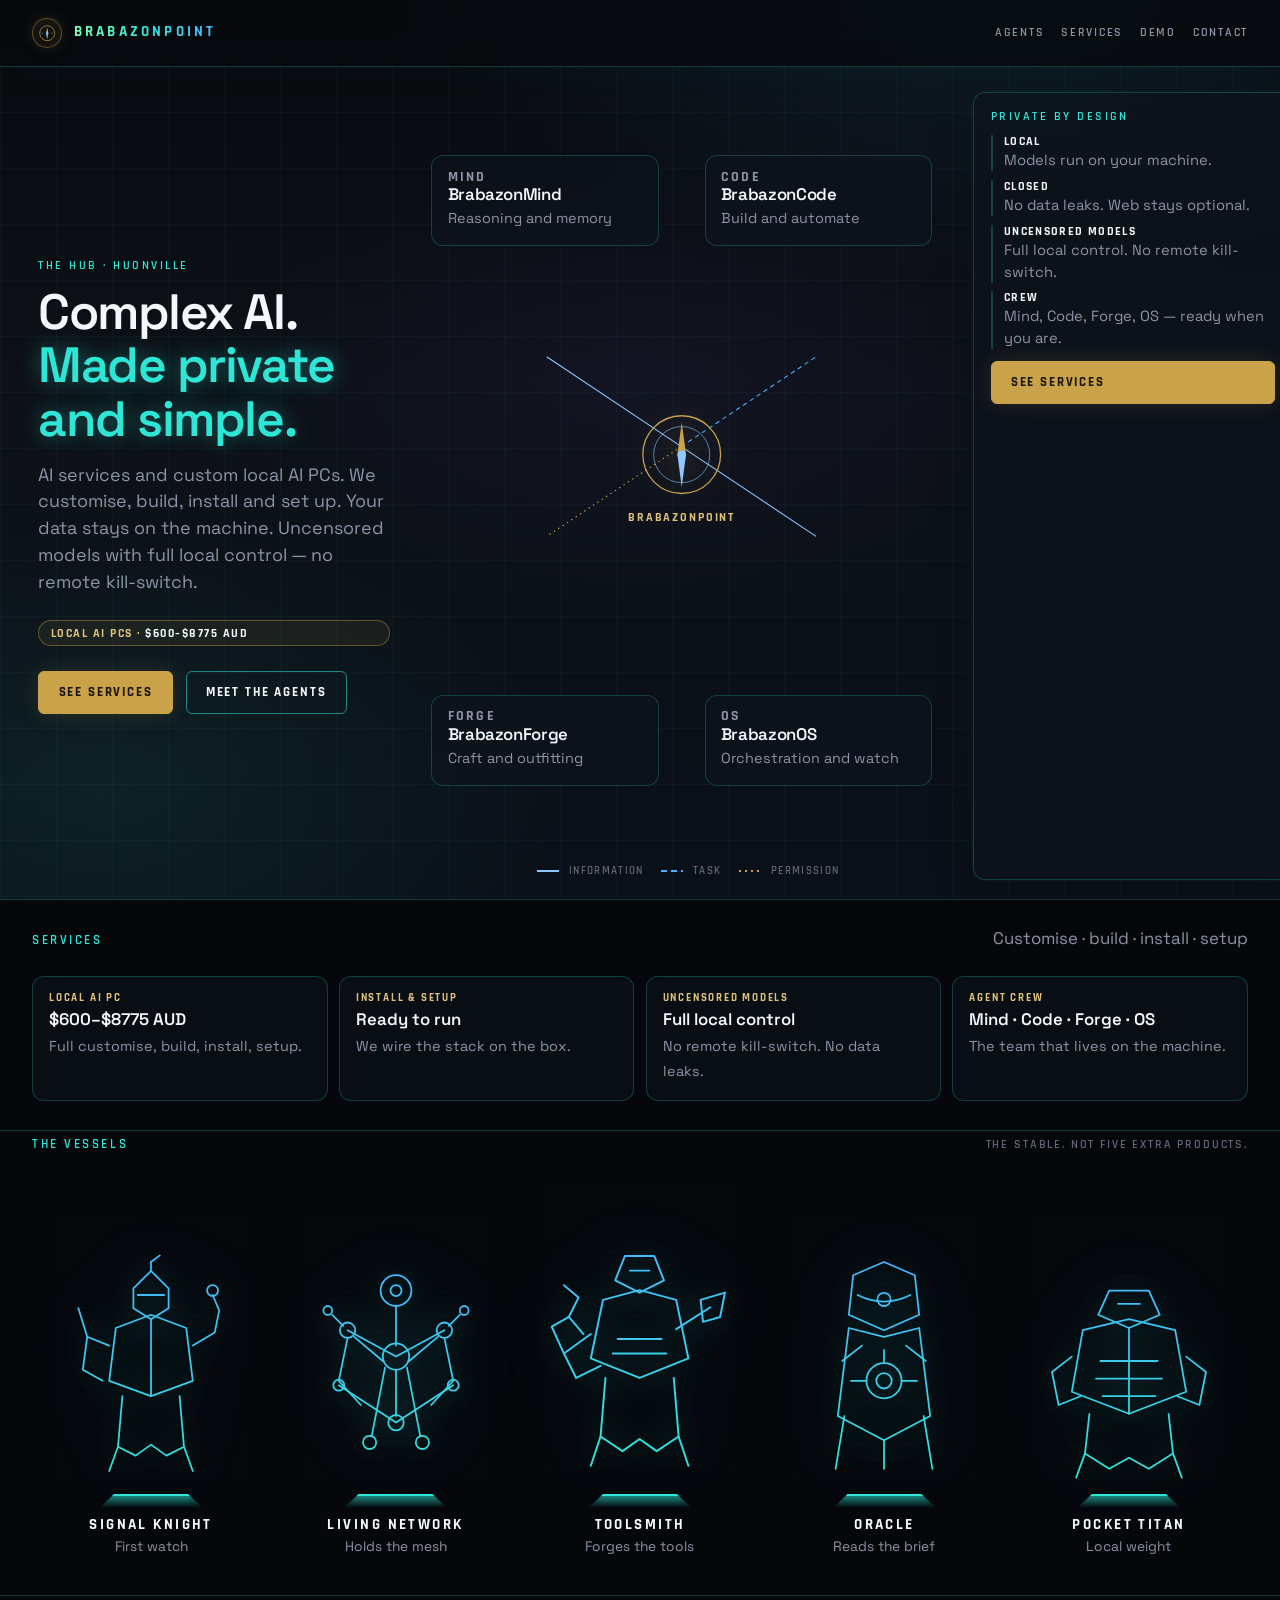
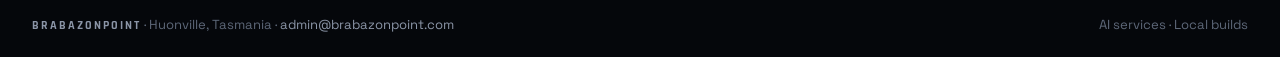
<file: index.html>
<!DOCTYPE html>
<html lang="en-AU" class="desk">
<head>
<meta charset="utf-8">
<meta name="viewport" content="width=1280">
<title>BrabazonPoint — Complex AI. Made private and simple.</title>
<meta name="description" content="AI services and custom local AI PCs from $600 to $8775 AUD. Private local AI. Uncensored models with full local control. BrabazonPoint, Huonville.">
<link rel="stylesheet" href="site.css">
</head>
<body class="desk home">
<header class="site-header">
  <div class="wrap wide">
    <a class="brand" href="index.html">
      <span class="mark" aria-hidden="true">        <svg class="compass" viewBox="0 0 32 32" fill="none" xmlns="http://www.w3.org/2000/svg">
          <circle cx="16" cy="16" r="13" stroke="#C9A24A" stroke-width="1.2"/>
          <path d="M16 5.5 L18.1 16 L16 14.3 L13.9 16 Z" fill="#C9A24A"/>
          <path d="M16 26.5 L13.9 16 L16 17.7 L18.1 16 Z" fill="#8EC8FF" opacity="0.9"/>
          <circle cx="16" cy="16" r="2" fill="#8EC8FF"/>
          <path d="M6 16 H9.5 M22.5 16 H26" stroke="#8EC8FF" stroke-width="1" opacity="0.7"/>
        </svg></span>
      <span class="wordmark">BRABAZONPOINT</span>
    </a>
    <nav class="nav" aria-label="Site">
      <a href="agents.html">Agents</a>
      <a href="pricing.html">Services</a>
      <a href="demo.html">Demo</a>
      <a href="contact.html">Contact</a>
    </nav>
  </div>
</header>
<main class="stage-main">
  <section class="constellation" aria-label="One point. An entire AI company.">
    <div class="const-copy">
      <p class="kicker">The hub · Huonville</p>
      <h1>Complex AI.<br><span class="glow">Made private and simple.</span></h1>
      <p class="lead">AI services and custom local AI PCs. We customise, build, install and set up. Your data stays on the machine. Uncensored models with full local control — no remote kill-switch.</p>
      <p class="price-pill">Local AI PCs · <strong>$600–$8775 AUD</strong></p>
      <div class="actions">
        <a class="btn" href="pricing.html">See services</a>
        <a class="btn btn-ghost" href="agents.html">Meet the agents</a>
      </div>
    </div>

    <div class="map" id="systems">
      <svg class="flows" viewBox="0 0 640 420" aria-hidden="true">
        <line x1="320" y1="210" x2="140" y2="90" stroke="#8EC8FF" stroke-width="1.4"/>
        <line x1="320" y1="210" x2="500" y2="90" stroke="#47B5FF" stroke-width="1.4" stroke-dasharray="6 5"/>
        <line x1="320" y1="210" x2="140" y2="330" stroke="#C9A24A" stroke-width="1.4" stroke-dasharray="2 5"/>
        <line x1="320" y1="210" x2="500" y2="330" stroke="#8EC8FF" stroke-width="1.4"/>
      </svg>
      <a class="sys-card tl" href="pricing.html#mind">
        <p class="sys-k">Mind</p>
        <h3>BrabazonMind</h3>
        <p>Reasoning and memory</p>
      </a>
      <a class="sys-card tr" href="pricing.html#code">
        <p class="sys-k">Code</p>
        <h3>BrabazonCode</h3>
        <p>Build and automate</p>
      </a>
      <div class="sys-core" aria-hidden="true">
        <svg class="node-mark" viewBox="0 0 80 80" fill="none" aria-hidden="true">
  <circle cx="40" cy="40" r="36" stroke="#C9A24A" stroke-width="1.2"/>
  <circle cx="40" cy="40" r="26" stroke="#8EC8FF" stroke-width="0.8" opacity="0.7"/>
  <path d="M40 10 L44 40 L40 36 L36 40 Z" fill="#C9A24A"/>
  <path d="M40 70 L36 40 L40 44 L44 40 Z" fill="#8EC8FF"/>
  <circle cx="40" cy="40" r="4" fill="#8EC8FF"/>
</svg>
        <span>BrabazonPoint</span>
      </div>
      <a class="sys-card bl" href="pricing.html#forge">
        <p class="sys-k">Forge</p>
        <h3>BrabazonForge</h3>
        <p>Craft and outfitting</p>
      </a>
      <a class="sys-card br" href="pricing.html#os">
        <p class="sys-k">OS</p>
        <h3>BrabazonOS</h3>
        <p>Orchestration and watch</p>
      </a>
      <p class="legend"><i class="solid"></i> Information <i class="dash"></i> Task <i class="dot"></i> Permission</p>
    </div>

    <aside class="channel glass" aria-label="Private local AI">
      <div class="mesh-head">
        <p class="kicker" style="margin:0">Private by design</p>
      </div>
      <ol class="feed">
        <li><strong>Local</strong> Models run on your machine.</li>
        <li><strong>Closed</strong> No data leaks. Web stays optional.</li>
        <li><strong>Uncensored models</strong> Full local control. No remote kill-switch.</li>
        <li><strong>Crew</strong> Mind, Code, Forge, OS — ready when you are.</li>
      </ol>
      <a class="btn" href="pricing.html">See services</a>
    </aside>
  </section>

  <section class="dock" aria-labelledby="svc-h">
    <div class="wrap wide">
      <div class="dock-head">
        <h2 id="svc-h">Services</h2>
        <p>Customise · build · install · setup</p>
      </div>
      <div class="dock-row">
        <a href="pricing.html#ai-pc">
          <span>Local AI PC</span>
          <strong>$600–$8775 AUD</strong>
          <em>Full customise, build, install, setup.</em>
        </a>
        <a href="pricing.html#install">
          <span>Install &amp; setup</span>
          <strong>Ready to run</strong>
          <em>We wire the stack on the box.</em>
        </a>
        <a href="pricing.html#models">
          <span>Uncensored models</span>
          <strong>Full local control</strong>
          <em>No remote kill-switch. No data leaks.</em>
        </a>
        <a href="agents.html">
          <span>Agent crew</span>
          <strong>Mind · Code · Forge · OS</strong>
          <em>The team that lives on the machine.</em>
        </a>
      </div>
    </div>
  </section>

  <section class="lineup" aria-labelledby="line-h">
    <div class="wrap wide">
      <div class="band-head">
        <h2 id="line-h">The vessels</h2>
        <span class="aside">The stable. Not five extra products.</span>
      </div>
      <div class="stable-row">
        <a class="stall s0" href="agents.html#knight">
        <div class="figure"><svg class="wire" viewBox="0 0 160 220" fill="none" xmlns="http://www.w3.org/2000/svg" aria-hidden="true">
  <defs>
    <linearGradient id="g-knight" x1="80" y1="6" x2="80" y2="214" gradientUnits="userSpaceOnUse">
      <stop stop-color="#47B5FF"/>
      <stop offset="1" stop-color="#2EE6D6"/>
    </linearGradient>
  </defs>
  <g stroke="url(#g-knight)" stroke-width="1.6" stroke-linecap="round" stroke-linejoin="round">
    
    <path d="M80 18 L96 34 L96 52 L80 62 L64 52 L64 34 Z"/>
    <path d="M68 40 H92"/>
    <path d="M80 18 V10"/>
    <path d="M80 10 L88 4"/>
    <path d="M48 70 L80 58 L112 70 L118 118 L80 132 L42 118 Z"/>
    <path d="M42 86 L22 78 L18 108 L36 118"/>
    <path d="M22 78 L14 52"/>
    <path d="M118 86 L138 74 L142 54 L136 40"/>
    <circle cx="136" cy="36" r="5"/>
    <path d="M54 132 L50 178 L66 186 L80 176 L94 186 L110 178 L106 132"/>
    <path d="M50 178 L42 200"/>
    <path d="M110 178 L118 200"/>
    <path d="M80 62 V132"/>

  </g>
</svg></div>
        <div class="pedestal" aria-hidden="true"></div>
        <p class="name">Signal Knight</p>
        <p class="job">First watch</p>
      </a><a class="stall s1" href="agents.html#network">
        <div class="figure"><svg class="wire" viewBox="0 0 160 220" fill="none" xmlns="http://www.w3.org/2000/svg" aria-hidden="true">
  <defs>
    <linearGradient id="g-net" x1="80" y1="6" x2="80" y2="214" gradientUnits="userSpaceOnUse">
      <stop stop-color="#47B5FF"/>
      <stop offset="1" stop-color="#2EE6D6"/>
    </linearGradient>
  </defs>
  <g stroke="url(#g-net)" stroke-width="1.6" stroke-linecap="round" stroke-linejoin="round">
    
    <circle cx="80" cy="36" r="14"/>
    <circle cx="80" cy="36" r="5"/>
    <path d="M80 50 L80 86"/>
    <circle cx="80" cy="96" r="12"/>
    <path d="M68 100 L42 78"/>
    <path d="M92 100 L118 78"/>
    <circle cx="36" cy="72" r="7"/>
    <circle cx="124" cy="72" r="7"/>
    <path d="M36 79 L28 118 L48 140"/>
    <path d="M124 79 L132 118 L112 140"/>
    <circle cx="28" cy="122" r="5"/>
    <circle cx="132" cy="122" r="5"/>
    <path d="M70 106 L58 168"/>
    <path d="M90 106 L102 168"/>
    <circle cx="56" cy="174" r="6"/>
    <circle cx="104" cy="174" r="6"/>
    <path d="M80 108 L80 150"/>
    <circle cx="80" cy="156" r="7"/>
    <path d="M36 72 L80 96 L124 72"/>
    <path d="M28 122 L80 156 L132 122"/>
    <circle cx="18" cy="54" r="4"/>
    <path d="M22 58 L32 68"/>
    <circle cx="142" cy="54" r="4"/>
    <path d="M138 58 L128 68"/>

  </g>
</svg></div>
        <div class="pedestal" aria-hidden="true"></div>
        <p class="name">Living Network</p>
        <p class="job">Holds the mesh</p>
      </a><a class="stall s2" href="agents.html#toolsmith">
        <div class="figure"><svg class="wire" viewBox="0 0 160 220" fill="none" xmlns="http://www.w3.org/2000/svg" aria-hidden="true">
  <defs>
    <linearGradient id="g-smith" x1="80" y1="6" x2="80" y2="214" gradientUnits="userSpaceOnUse">
      <stop stop-color="#47B5FF"/>
      <stop offset="1" stop-color="#2EE6D6"/>
    </linearGradient>
  </defs>
  <g stroke="url(#g-smith)" stroke-width="1.6" stroke-linecap="round" stroke-linejoin="round">
    
    <path d="M68 28 L92 28 L100 48 L80 58 L60 48 Z"/>
    <path d="M72 40 H88"/>
    <path d="M50 64 L80 56 L110 64 L120 112 L80 128 L40 112 Z"/>
    <path d="M40 92 L18 108 L28 128 L48 118"/>
    <path d="M18 108 L8 86 L22 78 L34 92"/>
    <path d="M22 78 L30 62 L18 52"/>
    <path d="M110 88 L138 70"/>
    <path d="M130 64 L150 58 L146 78 L132 82 Z"/>
    <path d="M52 128 L48 176 L66 188 L80 178 L94 188 L112 176 L108 128"/>
    <path d="M48 176 L40 200"/>
    <path d="M112 176 L120 200"/>
    <path d="M62 96 H98"/>
    <path d="M58 108 H102"/>

  </g>
</svg></div>
        <div class="pedestal" aria-hidden="true"></div>
        <p class="name">Toolsmith</p>
        <p class="job">Forges the tools</p>
      </a><a class="stall s3" href="agents.html#oracle">
        <div class="figure"><svg class="wire" viewBox="0 0 160 220" fill="none" xmlns="http://www.w3.org/2000/svg" aria-hidden="true">
  <defs>
    <linearGradient id="g-oracle" x1="80" y1="6" x2="80" y2="214" gradientUnits="userSpaceOnUse">
      <stop stop-color="#47B5FF"/>
      <stop offset="1" stop-color="#2EE6D6"/>
    </linearGradient>
  </defs>
  <g stroke="url(#g-oracle)" stroke-width="1.6" stroke-linecap="round" stroke-linejoin="round">
    
    <path d="M52 22 L80 10 L108 22 L112 58 L80 72 L48 58 Z"/>
    <path d="M56 40 Q80 52 104 40"/>
    <circle cx="80" cy="44" r="6"/>
    <path d="M48 70 L80 78 L112 70 L122 150 L80 172 L38 150 Z"/>
    <circle cx="80" cy="118" r="16"/>
    <circle cx="80" cy="118" r="7"/>
    <path d="M64 118 H50"/>
    <path d="M96 118 H110"/>
    <path d="M80 102 V90"/>
    <path d="M44 150 L36 198"/>
    <path d="M116 150 L124 198"/>
    <path d="M80 172 V198"/>
    <path d="M60 86 L42 100"/>
    <path d="M100 86 L118 100"/>

  </g>
</svg></div>
        <div class="pedestal" aria-hidden="true"></div>
        <p class="name">Oracle</p>
        <p class="job">Reads the brief</p>
      </a><a class="stall s4" href="agents.html#titan">
        <div class="figure"><svg class="wire" viewBox="0 0 160 220" fill="none" xmlns="http://www.w3.org/2000/svg" aria-hidden="true">
  <defs>
    <linearGradient id="g-titan" x1="80" y1="6" x2="80" y2="214" gradientUnits="userSpaceOnUse">
      <stop stop-color="#47B5FF"/>
      <stop offset="1" stop-color="#2EE6D6"/>
    </linearGradient>
  </defs>
  <g stroke="url(#g-titan)" stroke-width="1.6" stroke-linecap="round" stroke-linejoin="round">
    
    <path d="M62 36 L98 36 L108 58 L80 70 L52 58 Z"/>
    <path d="M70 48 H90"/>
    <path d="M38 72 L80 62 L122 72 L132 128 L80 148 L28 128 Z"/>
    <path d="M28 96 L10 110 L16 140 L36 132"/>
    <path d="M132 96 L150 110 L144 140 L124 132"/>
    <path d="M44 148 L40 184 L62 198 L80 188 L98 198 L120 184 L116 148"/>
    <path d="M40 184 L32 206"/>
    <path d="M120 184 L128 206"/>
    <path d="M80 70 V148"/>
    <path d="M54 100 H106"/>
    <path d="M50 116 H110"/>
    <path d="M56 132 H104"/>

  </g>
</svg></div>
        <div class="pedestal" aria-hidden="true"></div>
        <p class="name">Pocket Titan</p>
        <p class="job">Local weight</p>
      </a>
      </div>
    </div>
  </section>
</main>
<footer class="site-footer">
  <div class="wrap wide">
    <div><span class="wm">BRABAZONPOINT</span> · Huonville, Tasmania · <a href="mailto:admin@brabazonpoint.com">admin@brabazonpoint.com</a></div>
    <div>AI services · Local builds</div>
  </div>
</footer>
</body>
</html>
</file>
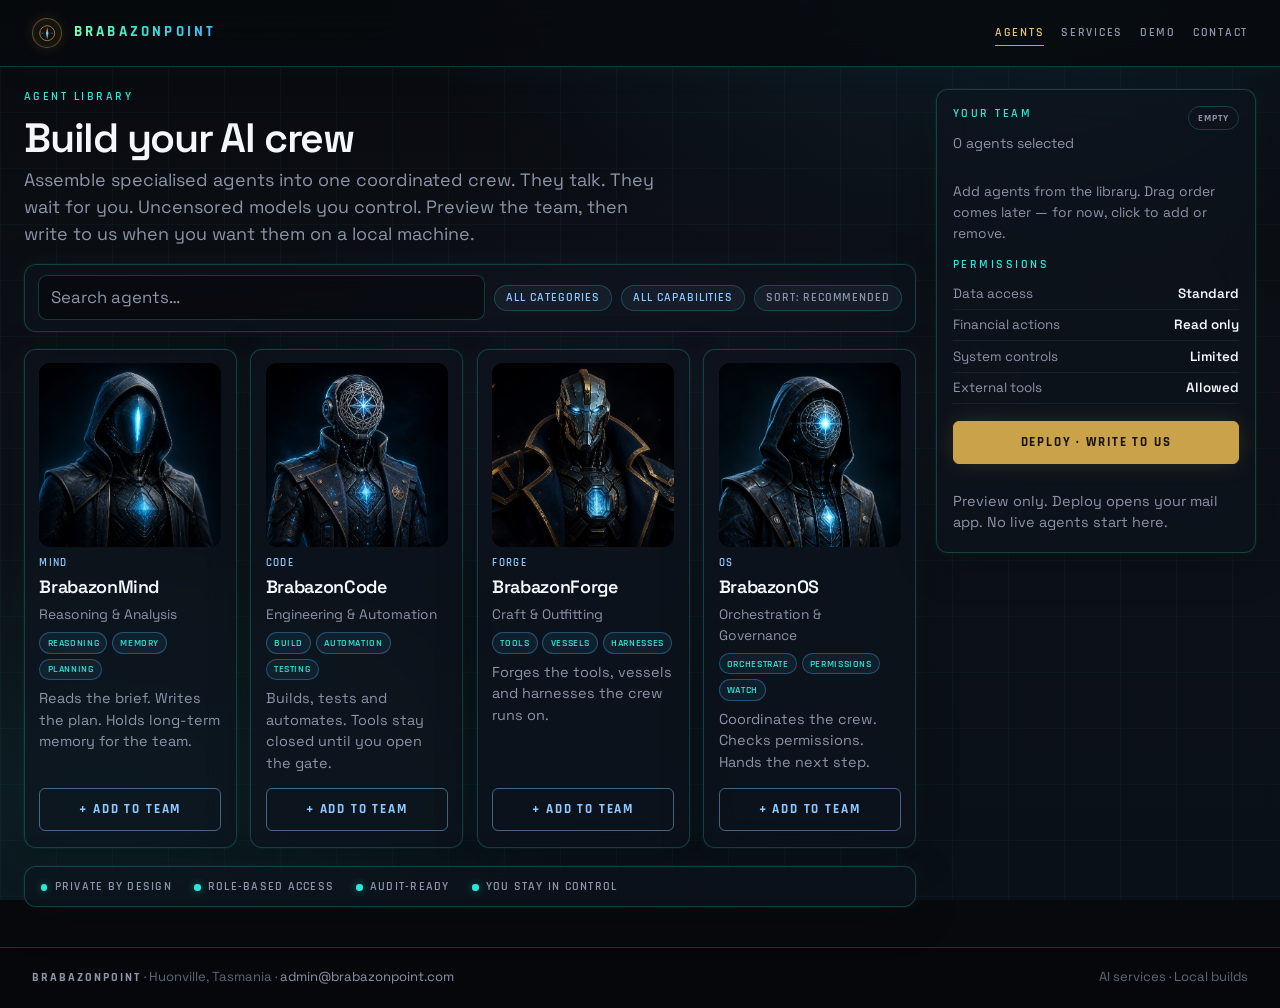
<file: agents.html>
<!DOCTYPE html>
<html lang="en-AU" class="desk">
<head>
<meta charset="utf-8">
<meta name="viewport" content="width=1280">
<title>Agent Library — BrabazonPoint</title>
<meta name="description" content="Build your AI crew. Mind, Code, Forge and OS. Uncensored models you control. Preview only. BrabazonPoint, Huonville.">
<link rel="stylesheet" href="site.css">
</head>
<body class="desk crew-page">
<header class="site-header">
  <div class="wrap wide">
    <a class="brand" href="index.html">
      <span class="mark" aria-hidden="true">
        <svg class="compass" viewBox="0 0 32 32" fill="none" xmlns="http://www.w3.org/2000/svg">
          <circle cx="16" cy="16" r="13" stroke="#C9A24A" stroke-width="1.2"/>
          <path d="M16 5.5 L18.1 16 L16 14.3 L13.9 16 Z" fill="#C9A24A"/>
          <path d="M16 26.5 L13.9 16 L16 17.7 L18.1 16 Z" fill="#8EC8FF" opacity="0.9"/>
          <circle cx="16" cy="16" r="2" fill="#8EC8FF"/>
          <path d="M6 16 H9.5 M22.5 16 H26" stroke="#8EC8FF" stroke-width="1" opacity="0.7"/>
        </svg>
      </span>
      <span class="wordmark">BRABAZONPOINT</span>
    </a>
    <nav class="nav" aria-label="Site">
      <a href="agents.html" aria-current="page">Agents</a>
      <a href="pricing.html">Services</a>
      <a href="demo.html">Demo</a>
      <a href="contact.html">Contact</a>
    </nav>
  </div>
</header>
<main class="crew">
  <section class="crew-main">
    <div class="crew-head">
      <p class="kicker">Agent library</p>
      <h1>Build your AI crew</h1>
      <p class="lead">Assemble specialised agents into one coordinated crew. They talk. They wait for you. Uncensored models you control. Preview the team, then write to us when you want them on a local machine.</p>
    </div>

    <div class="crew-toolbar glass" role="search">
      <label class="sr-only" for="q">Search agents</label>
      <input id="q" type="search" placeholder="Search agents…" autocomplete="off">
      <span class="chip">All categories</span>
      <span class="chip">All capabilities</span>
      <span class="chip muted">Sort: Recommended</span>
    </div>

    <div class="crew-grid" id="crew-grid">
      <article class="agent-card glass" data-id="mind" data-name="BrabazonMind" data-role="Reasoning &amp; Analysis" data-tags="reasoning memory planning">
        <div class="agent-art"><img src="img/agents/mind.png" alt="BrabazonMind" width="480" height="640" loading="lazy"></div>
        <p class="meta">Mind</p>
        <h3>BrabazonMind</h3>
        <p class="role">Reasoning &amp; Analysis</p>
        <div class="tags"><span>Reasoning</span><span>Memory</span><span>Planning</span></div>
        <p>Reads the brief. Writes the plan. Holds long-term memory for the team.</p>
        <button type="button" class="btn btn-add" data-add="mind">+ Add to Team</button>
      </article>
      <article class="agent-card glass" data-id="code" data-name="BrabazonCode" data-role="Engineering &amp; Automation" data-tags="code automation testing">
        <div class="agent-art"><img src="img/agents/code.png" alt="BrabazonCode" width="480" height="640" loading="lazy"></div>
        <p class="meta">Code</p>
        <h3>BrabazonCode</h3>
        <p class="role">Engineering &amp; Automation</p>
        <div class="tags"><span>Build</span><span>Automation</span><span>Testing</span></div>
        <p>Builds, tests and automates. Tools stay closed until you open the gate.</p>
        <button type="button" class="btn btn-add" data-add="code">+ Add to Team</button>
      </article>
      <article class="agent-card glass" data-id="forge" data-name="BrabazonForge" data-role="Craft &amp; Outfitting" data-tags="forge tools vessels harnesses">
        <div class="agent-art"><img src="img/agents/forge.png" alt="BrabazonForge" width="480" height="640" loading="lazy"></div>
        <p class="meta">Forge</p>
        <h3>BrabazonForge</h3>
        <p class="role">Craft &amp; Outfitting</p>
        <div class="tags"><span>Tools</span><span>Vessels</span><span>Harnesses</span></div>
        <p>Forges the tools, vessels and harnesses the crew runs on.</p>
        <button type="button" class="btn btn-add" data-add="forge">+ Add to Team</button>
      </article>
      <article class="agent-card glass" data-id="os" data-name="BrabazonOS" data-role="Orchestration &amp; Governance" data-tags="orchestration permissions monitoring">
        <div class="agent-art"><img src="img/agents/os.png" alt="BrabazonOS" width="480" height="640" loading="lazy"></div>
        <p class="meta">OS</p>
        <h3>BrabazonOS</h3>
        <p class="role">Orchestration &amp; Governance</p>
        <div class="tags"><span>Orchestrate</span><span>Permissions</span><span>Watch</span></div>
        <p>Coordinates the crew. Checks permissions. Hands the next step.</p>
        <button type="button" class="btn btn-add" data-add="os">+ Add to Team</button>
      </article>
    </div>

    <div class="trust-bar glass">
      <span>Private by design</span>
      <span>Role-based access</span>
      <span>Audit-ready</span>
      <span>You stay in control</span>
    </div>
  </section>

  <aside class="team-rail glass" aria-label="Your team">
    <header class="team-head">
      <div>
        <p class="kicker">Your Team</p>
        <p class="team-count"><span id="count">0</span> agents selected</p>
      </div>
      <span class="badge" id="ready">Empty</span>
    </header>
    <ol class="team-order" id="order"></ol>
    <p class="empty-hint" id="hint">Add agents from the library. Drag order comes later — for now, click to add or remove.</p>
    <div class="perm">
      <p class="kicker">Permissions</p>
      <ul>
        <li><span>Data access</span><strong>Standard</strong></li>
        <li><span>Financial actions</span><strong>Read only</strong></li>
        <li><span>System controls</span><strong>Limited</strong></li>
        <li><span>External tools</span><strong>Allowed</strong></li>
      </ul>
    </div>
    <a class="btn btn-deploy" id="deploy" href="mailto:admin@brabazonpoint.com?subject=Agent%20crew">Deploy · write to us</a>
    <p class="form-note">Preview only. Deploy opens your mail app. No live agents start here.</p>
  </aside>
</main>
<footer class="site-footer">
  <div class="wrap wide">
    <div><span class="wm">BRABAZONPOINT</span> · Huonville, Tasmania · <a href="mailto:admin@brabazonpoint.com">admin@brabazonpoint.com</a></div>
    <div>AI services · Local builds</div>
  </div>
</footer>
<script>
const team = [];
const order = document.getElementById("order");
const count = document.getElementById("count");
const ready = document.getElementById("ready");
const hint = document.getElementById("hint");
const q = document.getElementById("q");

function render() {
  order.innerHTML = "";
  team.forEach((a, i) => {
    const li = document.createElement("li");
    li.innerHTML = `<span class="n">${i+1}</span><div><strong>${a.name}</strong><p>${a.role}</p></div><button type="button" class="rm" data-rm="${a.id}" aria-label="Remove">×</button>`;
    order.appendChild(li);
  });
  count.textContent = String(team.length);
  ready.textContent = team.length ? "Ready to deploy" : "Empty";
  ready.classList.toggle("on", team.length > 0);
  hint.hidden = team.length > 0;
  document.querySelectorAll("[data-add]").forEach(btn => {
    const on = team.some(t => t.id === btn.dataset.add);
    btn.textContent = on ? "In team" : "+ Add to Team";
    btn.classList.toggle("in", on);
  });
}

document.getElementById("crew-grid").addEventListener("click", e => {
  const btn = e.target.closest("[data-add]");
  if (!btn) return;
  const card = btn.closest(".agent-card");
  const id = card.dataset.id;
  const i = team.findIndex(t => t.id === id);
  if (i >= 0) team.splice(i, 1);
  else team.push({ id, name: card.dataset.name, role: card.dataset.role });
  render();
});
order.addEventListener("click", e => {
  const b = e.target.closest("[data-rm]");
  if (!b) return;
  const i = team.findIndex(t => t.id === b.dataset.rm);
  if (i >= 0) team.splice(i, 1);
  render();
});
q.addEventListener("input", () => {
  const v = q.value.trim().toLowerCase();
  document.querySelectorAll(".agent-card").forEach(c => {
    const hay = (c.dataset.name + " " + c.dataset.role + " " + c.dataset.tags).toLowerCase();
    c.hidden = v && !hay.includes(v);
  });
});
render();
</script>
</body>
</html>
</file>
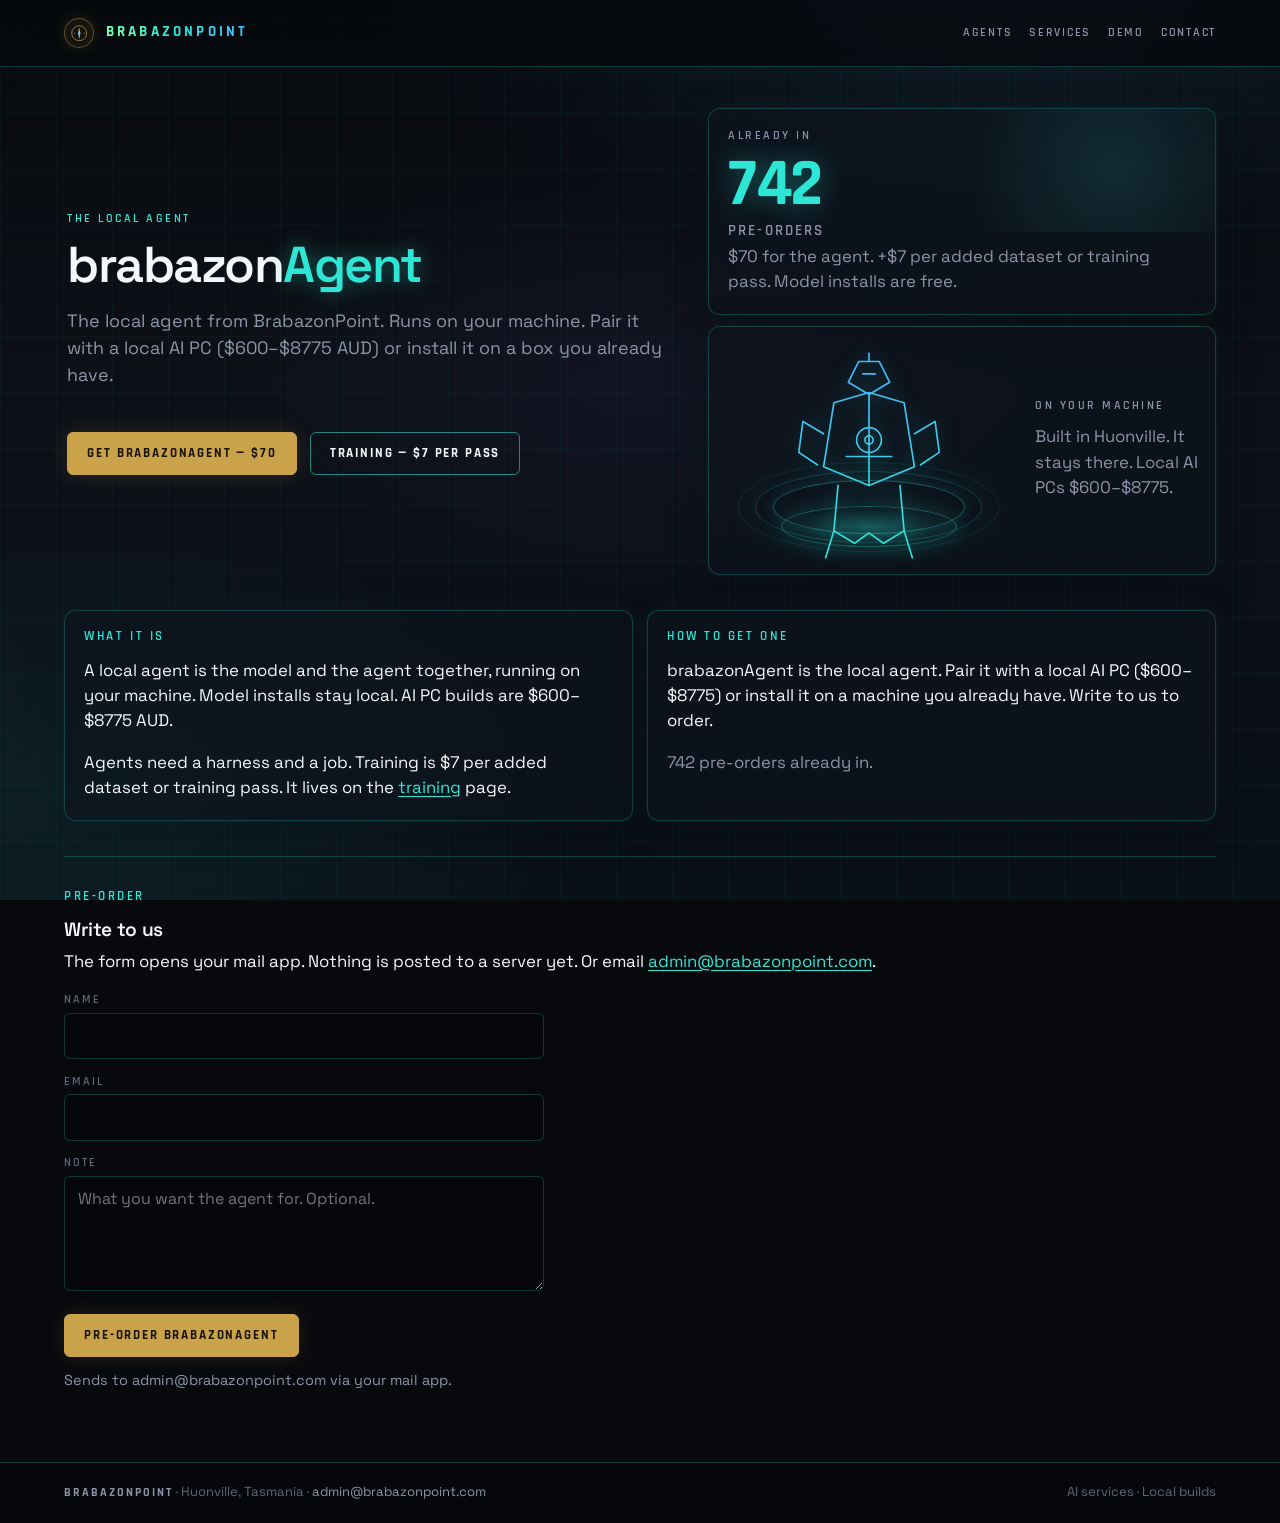
<file: brabazon-agent.html>
<!DOCTYPE html>
<html lang="en-AU">
<head>
<meta charset="utf-8">
<meta name="viewport" content="width=device-width, initial-scale=1">
<title>brabazonAgent — BrabazonPoint</title>
<meta name="description" content="brabazonAgent is the local agent from BrabazonPoint. $70 plus $7 training. Model installs are free. AI PC builds.">
<link rel="stylesheet" href="site.css">
</head>
<body>
<header class="site-header">
  <div class="wrap">
    <a class="brand" href="index.html">
      <span class="mark" aria-hidden="true">
        <svg class="compass" viewBox="0 0 32 32" fill="none" xmlns="http://www.w3.org/2000/svg">
          <circle cx="16" cy="16" r="13" stroke="#C9A24A" stroke-width="1.2"/>
          <path d="M16 5.5 L18.1 16 L16 14.3 L13.9 16 Z" fill="#C9A24A"/>
          <path d="M16 26.5 L13.9 16 L16 17.7 L18.1 16 Z" fill="#8EC8FF" opacity="0.9"/>
          <circle cx="16" cy="16" r="2" fill="#8EC8FF"/>
          <path d="M6 16 H9.5 M22.5 16 H26" stroke="#8EC8FF" stroke-width="1" opacity="0.7"/>
        </svg>
      </span>
      <span class="wordmark">BRABAZONPOINT</span>
    </a>
    <nav class="nav" aria-label="Site">
      <a href="agents.html">Agents</a>
      <a href="pricing.html">Services</a>
      <a href="demo.html">Demo</a>
      <a href="contact.html">Contact</a>
    </nav>
  </div>
</header>
<main>
<div class="wrap">
<div class="hero">
  <div class="hero-copy">
    <p class="kicker">The local agent</p>
    <h1>brabazon<span class="glow">Agent</span></h1>
    <p class="lead">The local agent from BrabazonPoint. Runs on your machine. Pair it with a local AI PC ($600–$8775 AUD) or install it on a box you already have.</p>
    <div class="actions">
      <a class="btn" href="#preorder">Get brabazonAgent — $70</a>
      <a class="btn btn-ghost" href="training.html">Training — $7 per pass</a>
    </div>
  </div>
  <div class="command">
    <aside class="stat glass">
      <p class="kicker">Already in</p>
      <p class="num">742<span>pre-orders</span></p>
      <p>$70 for the agent. +$7 per added dataset or training pass. Model installs are free.</p>
    </aside>
    <div class="core-stage glass" style="margin:0">
      <div class="core-art" style="height:13rem">
        <div class="iso" aria-hidden="true"></div>
        <div class="rings" aria-hidden="true"><span></span><span></span><span></span></div>
        <svg class="wire" viewBox="0 0 160 220" fill="none" xmlns="http://www.w3.org/2000/svg" aria-hidden="true">
  <defs>
    <linearGradient id="g-core" x1="80" y1="6" x2="80" y2="214" gradientUnits="userSpaceOnUse">
      <stop stop-color="#47B5FF"/>
      <stop offset="1" stop-color="#2EE6D6"/>
    </linearGradient>
  </defs>
  <g stroke="url(#g-core)" stroke-width="1.6" stroke-linecap="round" stroke-linejoin="round">
    
    <path d="M70 16 L90 16 L100 36 L80 48 L60 36 Z"/>
    <path d="M74 28 H86"/>
    <path d="M80 16 V8"/>
    <path d="M46 56 L80 46 L114 56 L124 118 L80 136 L36 118 Z"/>
    <path d="M80 48 V136"/>
    <circle cx="80" cy="92" r="12"/>
    <circle cx="80" cy="92" r="4"/>
    <path d="M36 86 L16 74 L12 104 L30 116"/>
    <path d="M124 86 L144 74 L148 104 L130 116"/>
    <path d="M50 136 L46 180 L66 192 L80 182 L94 192 L114 180 L110 136"/>
    <path d="M46 180 L38 206"/>
    <path d="M114 180 L122 206"/>
    <path d="M58 108 H102"/>

  </g>
</svg>
      </div>
      <div class="core-copy">
        <p class="kicker">On your machine</p>
        <p>Built in Huonville. It stays there. Local AI PCs $600–$8775.</p>
      </div>
    </div>
  </div>
</div>

<div class="split section">
  <section class="glass">
    <h2>What it is</h2>
    <p>A local agent is the model and the agent together, running on your machine. Model installs stay local. AI PC builds are $600–$8775 AUD.</p>
    <p>Agents need a harness and a job. Training is $7 per added dataset or training pass. It lives on the <a href="training.html">training</a> page.</p>
  </section>
  <section class="glass">
    <h2>How to get one</h2>
    <p>brabazonAgent is the local agent. Pair it with a local AI PC ($600–$8775) or install it on a machine you already have. Write to us to order.</p>
    <p class="note">742 pre-orders already in.</p>
  </section>
</div>

<hr class="rule">

<section id="preorder">
  <h2>Pre-order</h2>
  <h3>Write to us</h3>
  <p>The form opens your mail app. Nothing is posted to a server yet. Or email <a href="mailto:admin@brabazonpoint.com?subject=brabazonAgent%20pre-order">admin@brabazonpoint.com</a>.</p>
  <form action="mailto:admin@brabazonpoint.com?subject=brabazonAgent%20pre-order" method="post" enctype="text/plain">
    <div class="field">
      <label for="name">Name</label>
      <input id="name" name="Name" type="text" autocomplete="name" required>
    </div>
    <div class="field">
      <label for="email">Email</label>
      <input id="email" name="Email" type="email" autocomplete="email" required>
    </div>
    <div class="field">
      <label for="note">Note</label>
      <textarea id="note" name="Note" placeholder="What you want the agent for. Optional."></textarea>
    </div>
    <button type="submit">Pre-order brabazonAgent</button>
    <p class="form-note">Sends to admin@brabazonpoint.com via your mail app.</p>
  </form>
</section>
</div>
</main>
<footer class="site-footer">
  <div class="wrap">
    <div><span class="wm">BRABAZONPOINT</span> · Huonville, Tasmania · <a href="mailto:admin@brabazonpoint.com">admin@brabazonpoint.com</a></div>
    <div>AI services · Local builds</div>
  </div>
</footer>
</body>
</html>
</file>
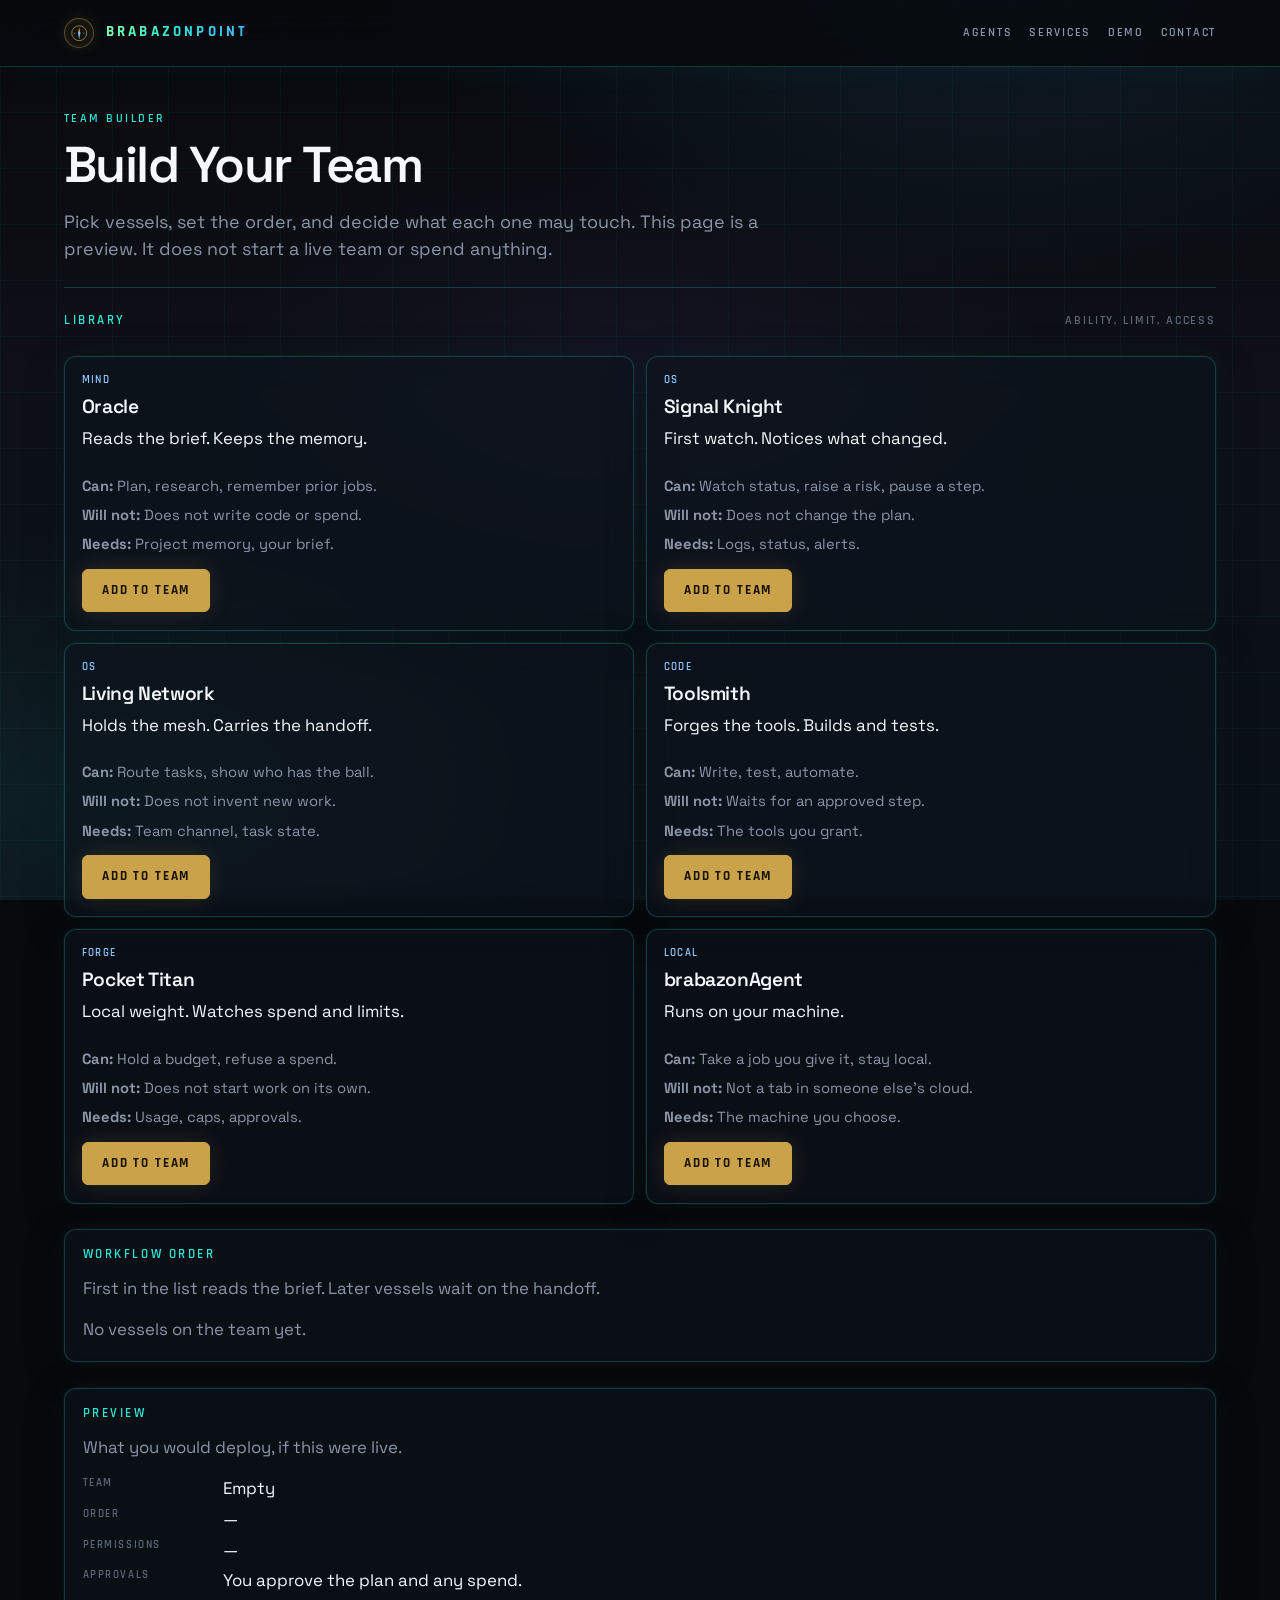
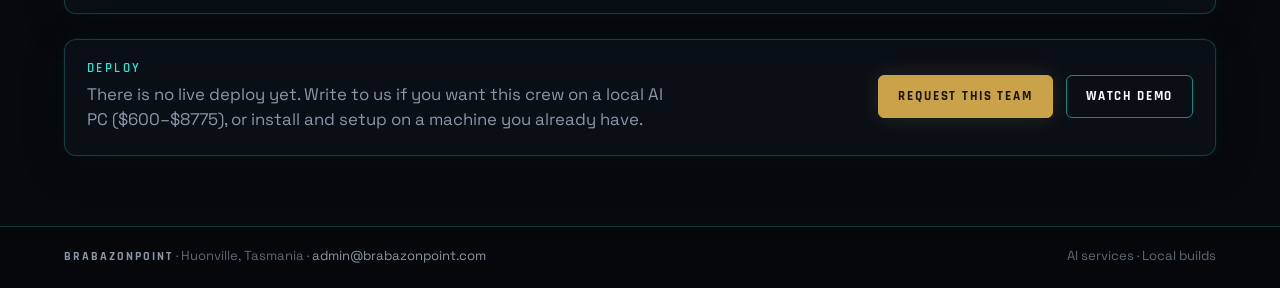
<file: build.html>
<!DOCTYPE html>
<html lang="en-AU">
<head>
<meta charset="utf-8">
<meta name="viewport" content="width=device-width, initial-scale=1">
<title>Build Your Team — BrabazonPoint</title>
<meta name="description" content="Browse BrabazonPoint agents, arrange a team, set permissions, and preview the result. This preview does not start a live team.">
<link rel="stylesheet" href="site.css">
</head>
<body>
<header class="site-header">
  <div class="wrap">
    <a class="brand" href="index.html">
      <span class="mark" aria-hidden="true">
        <svg class="compass" viewBox="0 0 32 32" fill="none" xmlns="http://www.w3.org/2000/svg">
          <circle cx="16" cy="16" r="13" stroke="#C9A24A" stroke-width="1.2"/>
          <path d="M16 5.5 L18.1 16 L16 14.3 L13.9 16 Z" fill="#C9A24A"/>
          <path d="M16 26.5 L13.9 16 L16 17.7 L18.1 16 Z" fill="#8EC8FF" opacity="0.9"/>
          <circle cx="16" cy="16" r="2" fill="#8EC8FF"/>
          <path d="M6 16 H9.5 M22.5 16 H26" stroke="#8EC8FF" stroke-width="1" opacity="0.7"/>
        </svg>
      </span>
      <span class="wordmark">BRABAZONPOINT</span>
    </a>
    <nav class="nav" aria-label="Site">
      <a href="agents.html">Agents</a>
      <a href="pricing.html">Services</a>
      <a href="demo.html">Demo</a>
      <a href="contact.html">Contact</a>
    </nav>
  </div>
</header>
<main>
<div class="wrap">
<div class="mast">
  <p class="kicker">Team builder</p>
  <h1>Build Your Team</h1>
  <p class="lead wide">Pick vessels, set the order, and decide what each one may touch. This page is a preview. It does not start a live team or spend anything.</p>
</div>

<div class="band-head">
  <h2>Library</h2>
  <span class="aside">Ability, limit, access</span>
</div>
<div class="library" id="library"></div>

<section class="team-board glass" aria-labelledby="team-h">
  <h2 id="team-h">Workflow order</h2>
  <p class="note">First in the list reads the brief. Later vessels wait on the handoff.</p>
  <ol id="team"></ol>
  <p class="empty-team" id="empty">No vessels on the team yet.</p>
</section>

<section class="preview glass" aria-labelledby="preview-h">
  <h2 id="preview-h">Preview</h2>
  <p class="note">What you would deploy, if this were live.</p>
  <dl id="preview">
    <dt>Team</dt><dd>Empty</dd>
    <dt>Order</dt><dd>—</dd>
    <dt>Approvals</dt><dd>You approve the plan and any spend.</dd>
  </dl>
</section>

<div class="cta-band glass">
  <div>
    <h2>Deploy</h2>
    <p>There is no live deploy yet. Write to us if you want this crew on a local AI PC ($600–$8775), or install and setup on a machine you already have.</p>
  </div>
  <div class="actions">
    <a class="btn" id="deploy" href="contact.html">Request this team</a>
    <a class="btn btn-ghost" href="demo.html">Watch Demo</a>
  </div>
</div>
</div>
</main>
<footer class="site-footer">
  <div class="wrap">
    <div><span class="wm">BRABAZONPOINT</span> · Huonville, Tasmania · <a href="mailto:admin@brabazonpoint.com">admin@brabazonpoint.com</a></div>
    <div>AI services · Local builds</div>
  </div>
</footer>
<script>
const AGENTS = [
  { id: "oracle", name: "Oracle", system: "Mind", job: "Reads the brief. Keeps the memory.", can: "Plan, research, remember prior jobs.", limit: "Does not write code or spend.", access: "Project memory, your brief." },
  { id: "knight", name: "Signal Knight", system: "OS", job: "First watch. Notices what changed.", can: "Watch status, raise a risk, pause a step.", limit: "Does not change the plan.", access: "Logs, status, alerts." },
  { id: "net", name: "Living Network", system: "OS", job: "Holds the mesh. Carries the handoff.", can: "Route tasks, show who has the ball.", limit: "Does not invent new work.", access: "Team channel, task state." },
  { id: "smith", name: "Toolsmith", system: "Code", job: "Forges the tools. Builds and tests.", can: "Write, test, automate.", limit: "Waits for an approved step.", access: "The tools you grant." },
  { id: "titan", name: "Pocket Titan", system: "Forge", job: "Local weight. Watches spend and limits.", can: "Hold a budget, refuse a spend.", limit: "Does not start work on its own.", access: "Usage, caps, approvals." },
  { id: "local", name: "brabazonAgent", system: "Local", job: "Runs on your machine.", can: "Take a job you give it, stay local.", limit: "Not a tab in someone else's cloud.", access: "The machine you choose." }
];
const PERMS = ["Files", "Network", "Spend", "Deploy"];
const team = [];

const library = document.getElementById("library");
const teamEl = document.getElementById("team");
const empty = document.getElementById("empty");
const preview = document.getElementById("preview");
const deploy = document.getElementById("deploy");

function inTeam(id) { return team.some(t => t.id === id); }

function renderLibrary() {
  library.innerHTML = AGENTS.map(a => `
    <article class="pick glass">
      <p class="meta">${a.system}</p>
      <h3>${a.name}</h3>
      <p>${a.job}</p>
      <p class="limits"><strong>Can:</strong> ${a.can}</p>
      <p class="limits"><strong>Will not:</strong> ${a.limit}</p>
      <p class="limits"><strong>Needs:</strong> ${a.access}</p>
      <div class="actions">
        <button type="button" class="btn" data-add="${a.id}" ${inTeam(a.id) ? "disabled" : ""}>${inTeam(a.id) ? "On the team" : "Add to team"}</button>
      </div>
    </article>`).join("");
}

function renderTeam() {
  empty.hidden = team.length > 0;
  teamEl.innerHTML = team.map((a, i) => `
    <li>
      <span class="ord">${String(i + 1).padStart(2, "0")}</span>
      <div>
        <p class="who" style="margin:0">${a.name} · ${a.system}</p>
        <div class="perms">
          ${PERMS.map(p => `<label><input type="checkbox" data-perm="${a.id}:${p}" ${a.perms.includes(p) ? "checked" : ""}> ${p}</label>`).join("")}
        </div>
      </div>
      <div class="actions" style="margin:0">
        <button type="button" class="btn btn-ghost" data-up="${i}" ${i === 0 ? "disabled" : ""}>Up</button>
        <button type="button" class="btn btn-ghost" data-down="${i}" ${i === team.length - 1 ? "disabled" : ""}>Down</button>
        <button type="button" class="btn btn-ghost" data-remove="${a.id}">Remove</button>
      </div>
    </li>`).join("");
  const names = team.map(a => a.name).join(" → ") || "Empty";
  const perms = team.length
    ? team.map(a => a.name + ": " + (a.perms.join(", ") || "none")).join(". ")
    : "—";
  preview.innerHTML = `
    <dt>Team</dt><dd>${names}</dd>
    <dt>Order</dt><dd>${team.length ? team.map((a, i) => (i + 1) + ". " + a.name).join(" · ") : "—"}</dd>
    <dt>Permissions</dt><dd>${perms}</dd>
    <dt>Approvals</dt><dd>You approve the plan and any spend.</dd>`;
  const q = encodeURIComponent("Team preview: " + names);
  deploy.href = "contact.html#write";
  deploy.dataset.team = names;
}

library.addEventListener("click", e => {
  const id = e.target.dataset.add;
  if (!id || inTeam(id)) return;
  const a = AGENTS.find(x => x.id === id);
  team.push({ ...a, perms: a.system === "Forge" ? ["Spend"] : a.system === "Code" ? ["Files"] : [] });
  renderLibrary();
  renderTeam();
});

teamEl.addEventListener("click", e => {
  const t = e.target;
  if (t.dataset.remove) {
    const i = team.findIndex(a => a.id === t.dataset.remove);
    if (i >= 0) team.splice(i, 1);
  }
  if (t.dataset.up) {
    const i = Number(t.dataset.up);
    if (i > 0) [team[i - 1], team[i]] = [team[i], team[i - 1]];
  }
  if (t.dataset.down) {
    const i = Number(t.dataset.down);
    if (i < team.length - 1) [team[i + 1], team[i]] = [team[i], team[i + 1]];
  }
  renderLibrary();
  renderTeam();
});

teamEl.addEventListener("change", e => {
  const raw = e.target.dataset.perm;
  if (!raw) return;
  const [id, p] = raw.split(":");
  const a = team.find(x => x.id === id);
  if (!a) return;
  if (e.target.checked) {
    if (!a.perms.includes(p)) a.perms.push(p);
  } else {
    a.perms = a.perms.filter(x => x !== p);
  }
  renderTeam();
});

renderLibrary();
renderTeam();
</script>
</body>
</html>
</file>
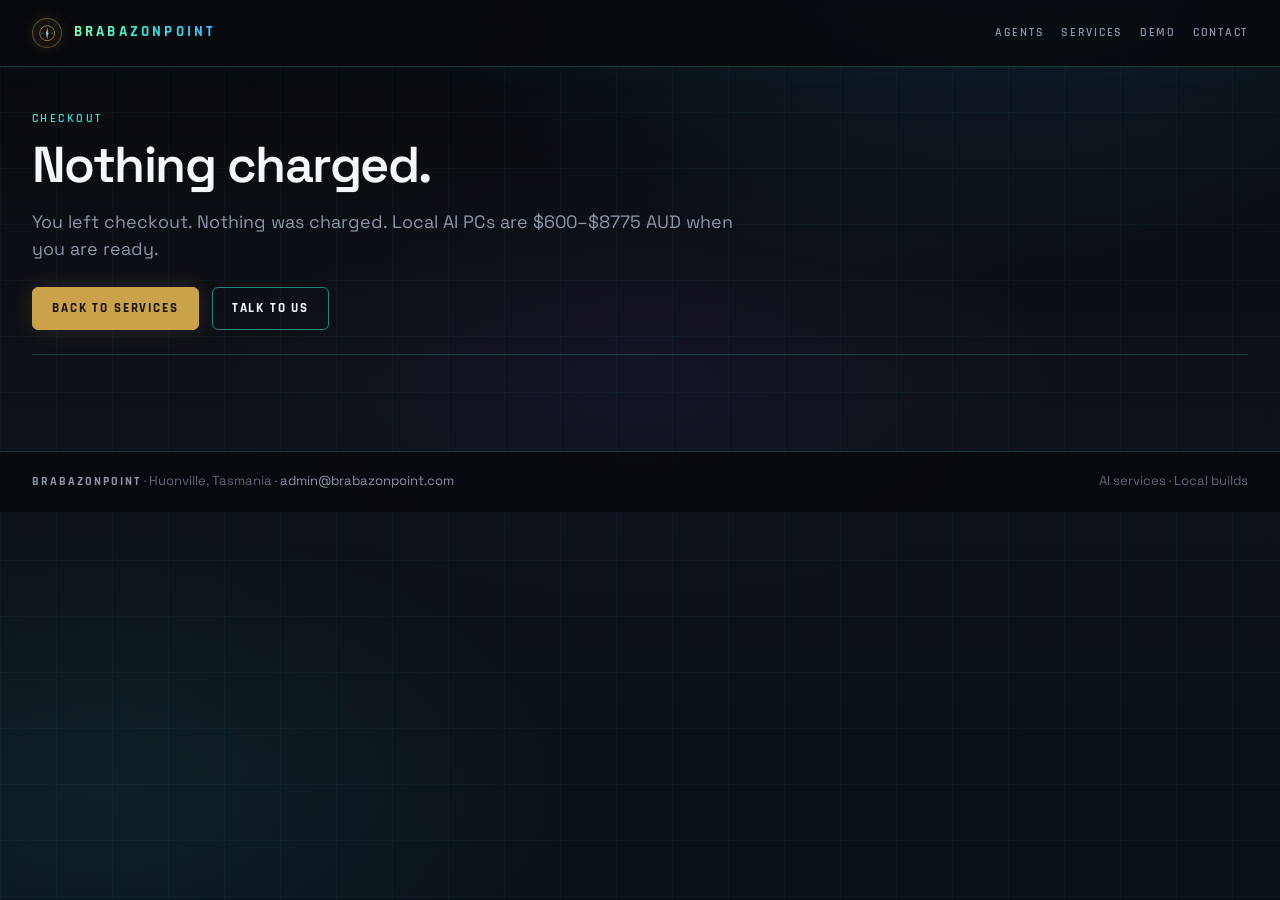
<file: cancel.html>
<!DOCTYPE html>
<html lang="en-AU" class="desk">
<head>
<meta charset="utf-8">
<meta name="viewport" content="width=1280">
<title>Checkout cancelled — BrabazonPoint</title>
<meta name="description" content="Checkout was cancelled. Nothing was charged.">
<link rel="stylesheet" href="site.css">
</head>
<body class="desk">
<header class="site-header">
  <div class="wrap wide">
    <a class="brand" href="index.html">
      <span class="mark" aria-hidden="true">
        <svg class="compass" viewBox="0 0 32 32" fill="none" xmlns="http://www.w3.org/2000/svg">
          <circle cx="16" cy="16" r="13" stroke="#C9A24A" stroke-width="1.2"/>
          <path d="M16 5.5 L18.1 16 L16 14.3 L13.9 16 Z" fill="#C9A24A"/>
          <path d="M16 26.5 L13.9 16 L16 17.7 L18.1 16 Z" fill="#8EC8FF" opacity="0.9"/>
          <circle cx="16" cy="16" r="2" fill="#8EC8FF"/>
          <path d="M6 16 H9.5 M22.5 16 H26" stroke="#8EC8FF" stroke-width="1" opacity="0.7"/>
        </svg>
      </span>
      <span class="wordmark">BRABAZONPOINT</span>
    </a>
    <nav class="nav" aria-label="Site">
      <a href="agents.html">Agents</a>
      <a href="pricing.html">Services</a>
      <a href="demo.html">Demo</a>
      <a href="contact.html">Contact</a>
    </nav>
  </div>
</header>
<main>
<div class="wrap wide">
<div class="mast">
  <p class="kicker">Checkout</p>
  <h1>Nothing charged.</h1>
  <p class="lead wide">You left checkout. Nothing was charged. Local AI PCs are $600–$8775 AUD when you are ready.</p>
  <div class="actions">
    <a class="btn" href="pricing.html">Back to Services</a>
    <a class="btn btn-ghost" href="contact.html">Talk to us</a>
  </div>
</div>
</div>
</main>
<footer class="site-footer">
  <div class="wrap wide">
    <div><span class="wm">BRABAZONPOINT</span> · Huonville, Tasmania · <a href="mailto:admin@brabazonpoint.com">admin@brabazonpoint.com</a></div>
    <div>AI services · Local builds</div>
  </div>
</footer>
</body>
</html>
</file>
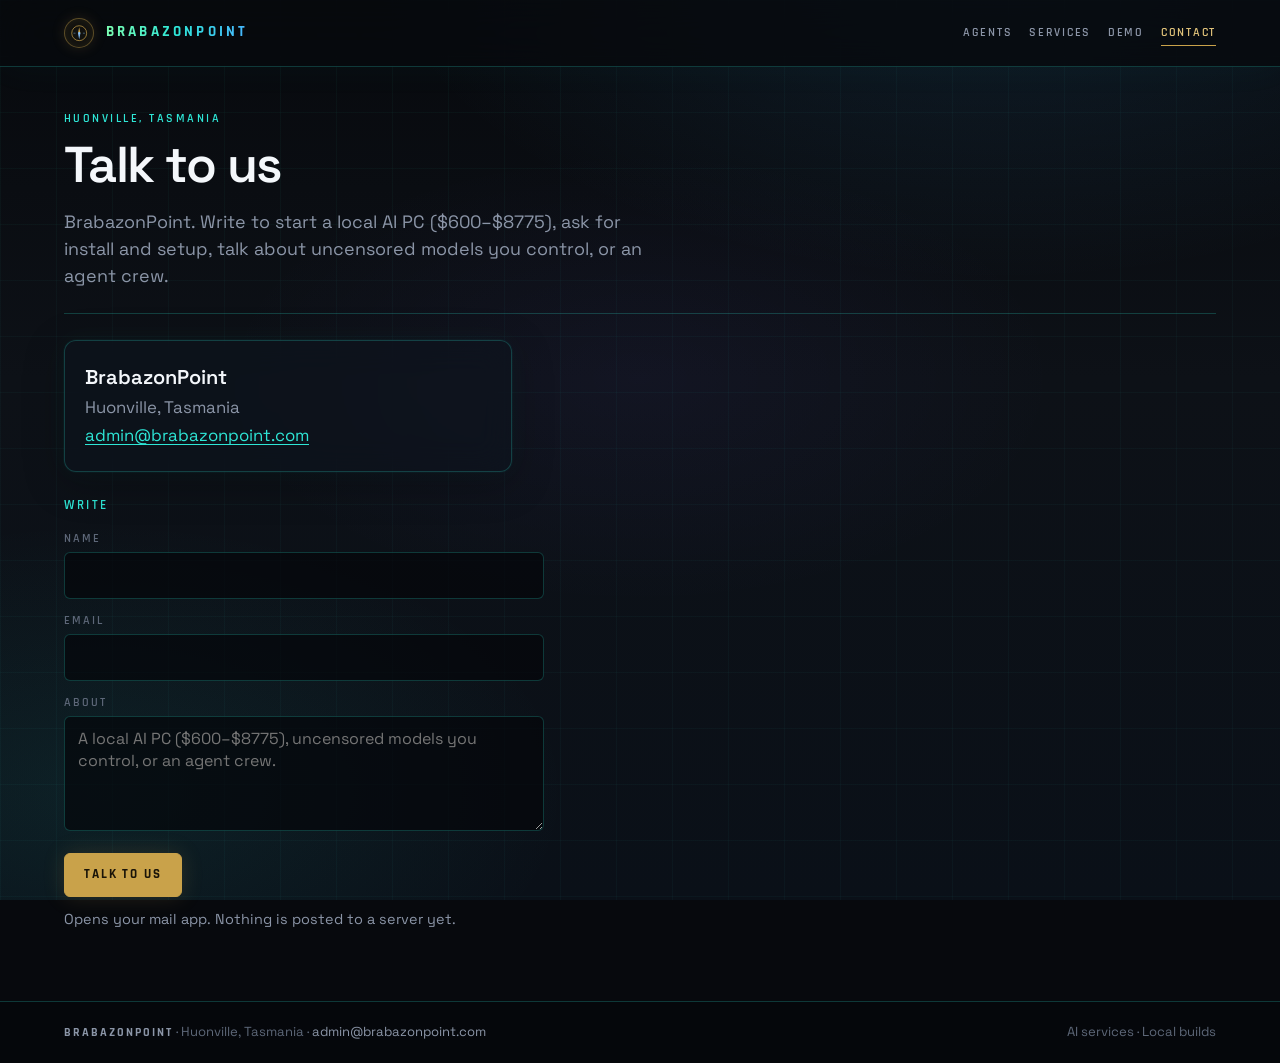
<file: contact.html>
<!DOCTYPE html>
<html lang="en-AU">
<head>
<meta charset="utf-8">
<meta name="viewport" content="width=device-width, initial-scale=1">
<title>Contact — BrabazonPoint</title>
<meta name="description" content="Contact BrabazonPoint. Huonville, Tasmania. admin@brabazonpoint.com.">
<link rel="stylesheet" href="site.css">
</head>
<body>
<header class="site-header">
  <div class="wrap">
    <a class="brand" href="index.html">
      <span class="mark" aria-hidden="true">
        <svg class="compass" viewBox="0 0 32 32" fill="none" xmlns="http://www.w3.org/2000/svg">
          <circle cx="16" cy="16" r="13" stroke="#C9A24A" stroke-width="1.2"/>
          <path d="M16 5.5 L18.1 16 L16 14.3 L13.9 16 Z" fill="#C9A24A"/>
          <path d="M16 26.5 L13.9 16 L16 17.7 L18.1 16 Z" fill="#8EC8FF" opacity="0.9"/>
          <circle cx="16" cy="16" r="2" fill="#8EC8FF"/>
          <path d="M6 16 H9.5 M22.5 16 H26" stroke="#8EC8FF" stroke-width="1" opacity="0.7"/>
        </svg>
      </span>
      <span class="wordmark">BRABAZONPOINT</span>
    </a>
    <nav class="nav" aria-label="Site">
      <a href="agents.html">Agents</a>
      <a href="pricing.html">Services</a>
      <a href="demo.html">Demo</a>
      <a href="contact.html" aria-current="page">Contact</a>
    </nav>
  </div>
</header>
<main>
<div class="wrap">
<div class="mast">
  <p class="kicker">Huonville, Tasmania</p>
  <h1>Talk to us</h1>
  <p class="lead">BrabazonPoint. Write to start a local AI PC ($600–$8775), ask for install and setup, talk about uncensored models you control, or an agent crew.</p>
</div>
<div class="vcard glass">
  <p class="name">BrabazonPoint</p>
  <p>Huonville, Tasmania</p>
  <p><a href="mailto:admin@brabazonpoint.com">admin@brabazonpoint.com</a></p>
</div>
<section id="write">
  <h2>Write</h2>
  <form action="mailto:admin@brabazonpoint.com?subject=BrabazonPoint" method="post" enctype="text/plain">
    <div class="field">
      <label for="name">Name</label>
      <input id="name" name="Name" type="text" autocomplete="name" required>
    </div>
    <div class="field">
      <label for="email">Email</label>
      <input id="email" name="Email" type="email" autocomplete="email" required>
    </div>
    <div class="field">
      <label for="about">About</label>
      <textarea id="about" name="About" placeholder="A local AI PC ($600–$8775), uncensored models you control, or an agent crew."></textarea>
    </div>
    <button type="submit">Talk to us</button>
    <p class="form-note">Opens your mail app. Nothing is posted to a server yet.</p>
  </form>
</section>
</div>
</main>
<footer class="site-footer">
  <div class="wrap">
    <div><span class="wm">BRABAZONPOINT</span> · Huonville, Tasmania · <a href="mailto:admin@brabazonpoint.com">admin@brabazonpoint.com</a></div>
    <div>AI services · Local builds</div>
  </div>
</footer>
</body>
</html>
</file>
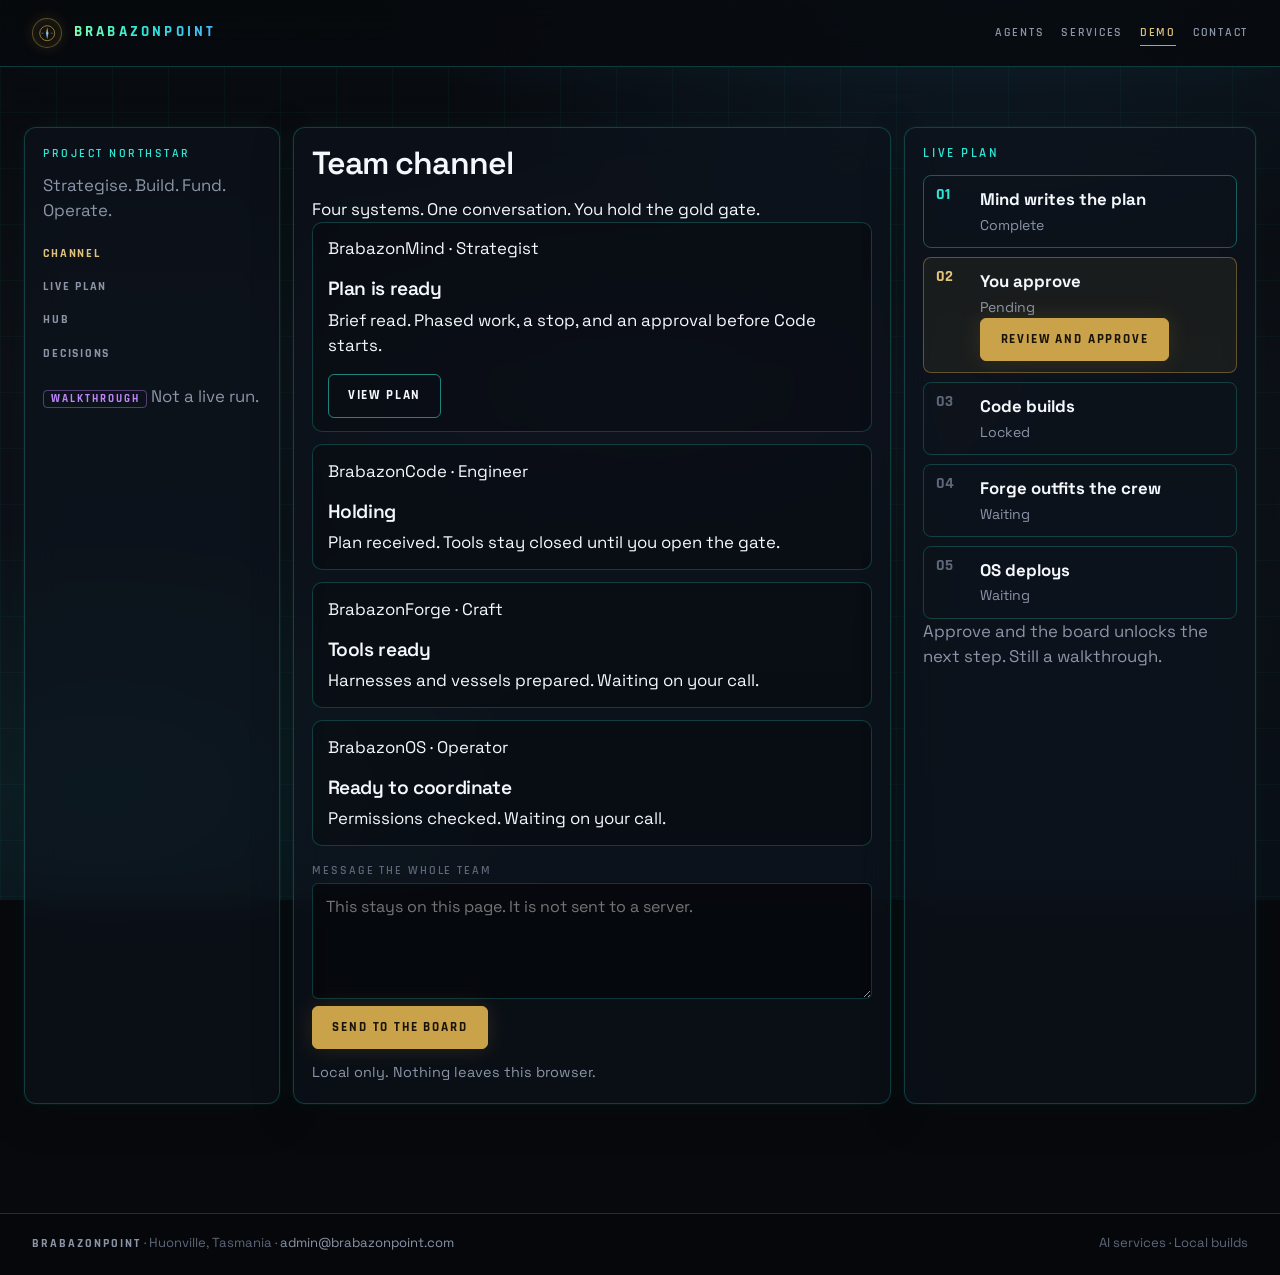
<file: demo.html>
<!DOCTYPE html>
<html lang="en-AU" class="desk">
<head>
<meta charset="utf-8">
<meta name="viewport" content="width=1280">
<title>Team Channel — BrabazonPoint</title>
<meta name="description" content="A walkthrough of a BrabazonPoint team channel and live plan. Not a live run.">
<link rel="stylesheet" href="site.css">
</head>
<body class="desk channel-page">
<header class="site-header">
  <div class="wrap wide">
    <a class="brand" href="index.html">
      <span class="mark" aria-hidden="true">        <svg class="compass" viewBox="0 0 32 32" fill="none" xmlns="http://www.w3.org/2000/svg">
          <circle cx="16" cy="16" r="13" stroke="#C9A24A" stroke-width="1.2"/>
          <path d="M16 5.5 L18.1 16 L16 14.3 L13.9 16 Z" fill="#C9A24A"/>
          <path d="M16 26.5 L13.9 16 L16 17.7 L18.1 16 Z" fill="#8EC8FF" opacity="0.9"/>
          <circle cx="16" cy="16" r="2" fill="#8EC8FF"/>
          <path d="M6 16 H9.5 M22.5 16 H26" stroke="#8EC8FF" stroke-width="1" opacity="0.7"/>
        </svg></span>
      <span class="wordmark">BRABAZONPOINT</span>
    </a>
    <nav class="nav" aria-label="Site">
      <a href="agents.html">Agents</a>
      <a href="pricing.html">Services</a>
      <a href="demo.html" aria-current="page">Demo</a>
      <a href="contact.html">Contact</a>
    </nav>
  </div>
</header>
<main class="board">
  <aside class="rail glass">
    <p class="kicker">Project Northstar</p>
    <p class="note">Strategise. Build. Fund. Operate.</p>
    <nav class="rail-nav" aria-label="Board">
      <a href="#feed" aria-current="page">Channel</a>
      <a href="#plan">Live plan</a>
      <a href="agents.html">Hub</a>
      <a href="contact.html">Decisions</a>
    </nav>
    <p class="note"><span class="demo-tag">Walkthrough</span> Not a live run.</p>
  </aside>

  <section class="feed-col glass" id="feed">
    <header class="feed-head">
      <h1>Team channel</h1>
      <p>Four systems. One conversation. You hold the gold gate.</p>
    </header>
    <ol class="log">
      <li id="mind">
        <p class="fromto">BrabazonMind · Strategist</p>
        <h3>Plan is ready</h3>
        <p>Brief read. Phased work, a stop, and an approval before Code starts.</p>
        <button type="button" class="btn btn-ghost" data-jump="plan">View plan</button>
      </li>
      <li id="code">
        <p class="fromto">BrabazonCode · Engineer</p>
        <h3>Holding</h3>
        <p>Plan received. Tools stay closed until you open the gate.</p>
      </li>
      <li id="forge">
        <p class="fromto">BrabazonForge · Craft</p>
        <h3>Tools ready</h3>
        <p>Harnesses and vessels prepared. Waiting on your call.</p>
      </li>
      <li id="os">
        <p class="fromto">BrabazonOS · Operator</p>
        <h3>Ready to coordinate</h3>
        <p>Permissions checked. Waiting on your call.</p>
      </li>
    </ol>
    <form id="say" class="say">
      <label for="msg">Message the whole team</label>
      <textarea id="msg" name="msg" required placeholder="This stays on this page. It is not sent to a server."></textarea>
      <button type="submit">Send to the board</button>
      <p class="form-note">Local only. Nothing leaves this browser.</p>
    </form>
  </section>

  <aside class="plan glass" id="plan">
    <h2>Live plan</h2>
    <ol class="plan-steps">
      <li class="done"><span>01</span><div><strong>Mind writes the plan</strong><p>Complete</p></div></li>
      <li class="wait" id="gate"><span>02</span><div><strong>You approve</strong><p>Pending</p><button type="button" class="btn" id="approve">Review and approve</button></div></li>
      <li class="hold" id="build-step"><span>03</span><div><strong>Code builds</strong><p>Locked</p></div></li>
      <li class="hold"><span>04</span><div><strong>Forge outfits the crew</strong><p>Waiting</p></div></li>
      <li class="hold"><span>05</span><div><strong>OS deploys</strong><p>Waiting</p></div></li>
    </ol>
    <p class="note" id="plan-note">Approve and the board unlocks the next step. Still a walkthrough.</p>
  </aside>
</main>
<footer class="site-footer">
  <div class="wrap wide">
    <div><span class="wm">BRABAZONPOINT</span> · Huonville, Tasmania · <a href="mailto:admin@brabazonpoint.com">admin@brabazonpoint.com</a></div>
    <div>AI services · Local builds</div>
  </div>
</footer>
<script>
const approve = document.getElementById("approve");
const gate = document.getElementById("gate");
const build = document.getElementById("build-step");
const note = document.getElementById("plan-note");
approve.addEventListener("click", () => {
  gate.className = "done";
  gate.querySelector("p").textContent = "Approved by you";
  approve.remove();
  build.className = "wait";
  build.querySelector("p").textContent = "Open. Still a walkthrough.";
  note.textContent = "Gate open. Code would start here on a live team.";
});
document.querySelectorAll("[data-jump]").forEach(btn => {
  btn.addEventListener("click", () => document.getElementById(btn.dataset.jump).scrollIntoView({behavior:"smooth", block:"start"}));
});
const form = document.getElementById("say");
form.addEventListener("submit", e => {
  e.preventDefault();
  const t = document.getElementById("msg");
  if (!t.value.trim()) return;
  const li = document.createElement("li");
  li.innerHTML = "<p class=\"fromto\">You</p><h3>Note on the board</h3><p></p>";
  li.querySelector("p:last-child").textContent = t.value.trim();
  document.querySelector(".log").appendChild(li);
  t.value = "";
});
if (location.hash) {
  const el = document.querySelector(location.hash);
  if (el) el.scrollIntoView();
}
</script>
</body>
</html>
</file>
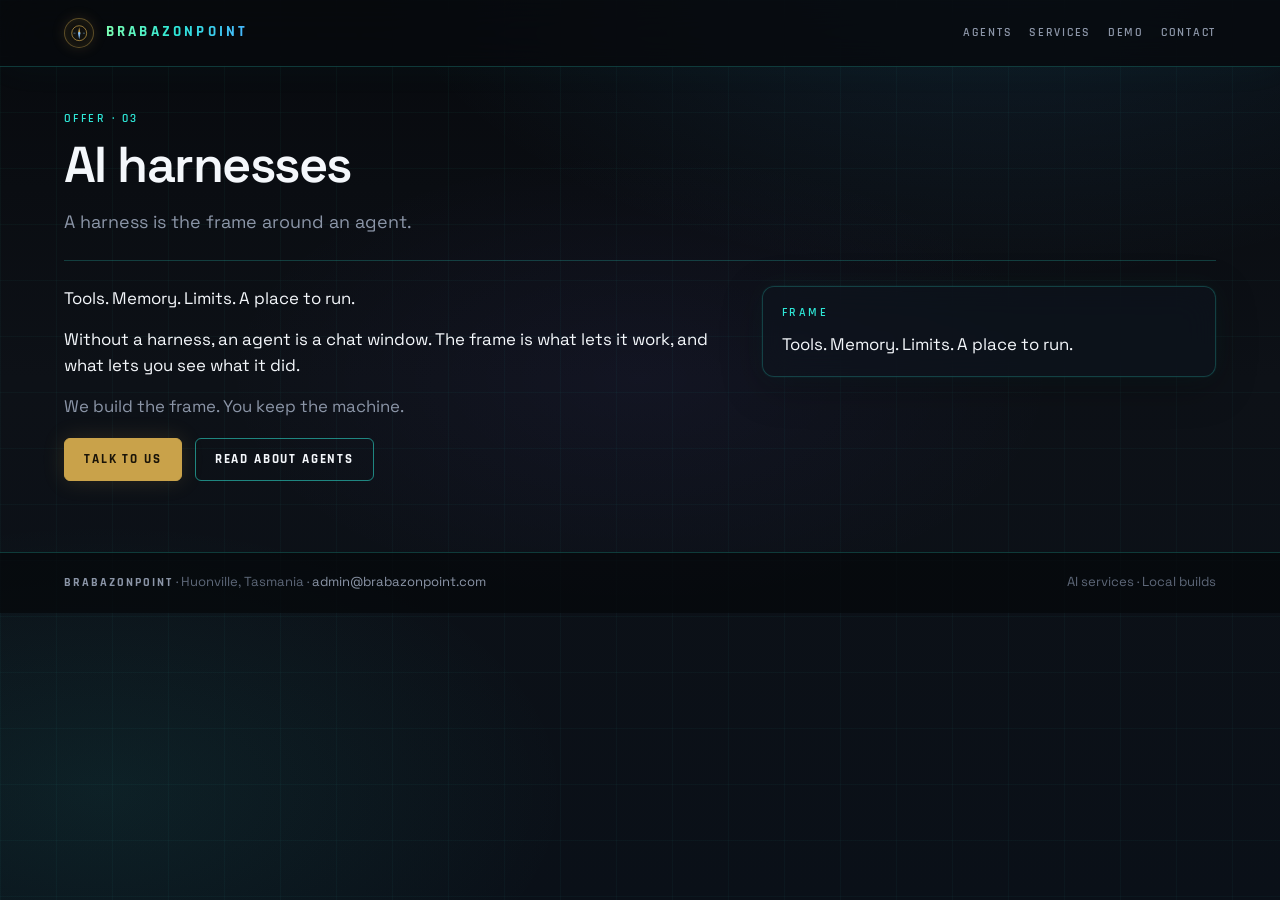
<file: harnesses.html>
<!DOCTYPE html>
<html lang="en-AU">
<head>
<meta charset="utf-8">
<meta name="viewport" content="width=device-width, initial-scale=1">
<title>AI harnesses — BrabazonPoint</title>
<meta name="description" content="AI harnesses from BrabazonPoint. The frame around an agent: tools, memory, limits, a place to run.">
<link rel="stylesheet" href="site.css">
</head>
<body>
<header class="site-header">
  <div class="wrap">
    <a class="brand" href="index.html">
      <span class="mark" aria-hidden="true">
        <svg class="compass" viewBox="0 0 32 32" fill="none" xmlns="http://www.w3.org/2000/svg">
          <circle cx="16" cy="16" r="13" stroke="#C9A24A" stroke-width="1.2"/>
          <path d="M16 5.5 L18.1 16 L16 14.3 L13.9 16 Z" fill="#C9A24A"/>
          <path d="M16 26.5 L13.9 16 L16 17.7 L18.1 16 Z" fill="#8EC8FF" opacity="0.9"/>
          <circle cx="16" cy="16" r="2" fill="#8EC8FF"/>
          <path d="M6 16 H9.5 M22.5 16 H26" stroke="#8EC8FF" stroke-width="1" opacity="0.7"/>
        </svg>
      </span>
      <span class="wordmark">BRABAZONPOINT</span>
    </a>
    <nav class="nav" aria-label="Site">
      <a href="agents.html">Agents</a>
      <a href="pricing.html">Services</a>
      <a href="demo.html">Demo</a>
      <a href="contact.html">Contact</a>
    </nav>
  </div>
</header>
<main>
<div class="wrap">
<div class="mast">
  <p class="kicker">Offer · 03</p>
  <h1>AI harnesses</h1>
  <p class="lead">A harness is the frame around an agent.</p>
</div>
<div class="page-grid">
  <div class="section tight" style="margin:0">
    <p>Tools. Memory. Limits. A place to run.</p>
    <p>Without a harness, an agent is a chat window. The frame is what lets it work, and what lets you see what it did.</p>
    <p class="note">We build the frame. You keep the machine.</p>
    <div class="actions">
      <a class="btn" href="contact.html">Talk to us</a>
      <a class="btn btn-ghost" href="agents.html">Read about agents</a>
    </div>
  </div>
  <aside class="side-note glass">
    <p class="kicker">Frame</p>
    <p>Tools. Memory. Limits. A place to run.</p>
  </aside>
</div>
</div>
</main>
<footer class="site-footer">
  <div class="wrap">
    <div><span class="wm">BRABAZONPOINT</span> · Huonville, Tasmania · <a href="mailto:admin@brabazonpoint.com">admin@brabazonpoint.com</a></div>
    <div>AI services · Local builds</div>
  </div>
</footer>
</body>
</html>
</file>
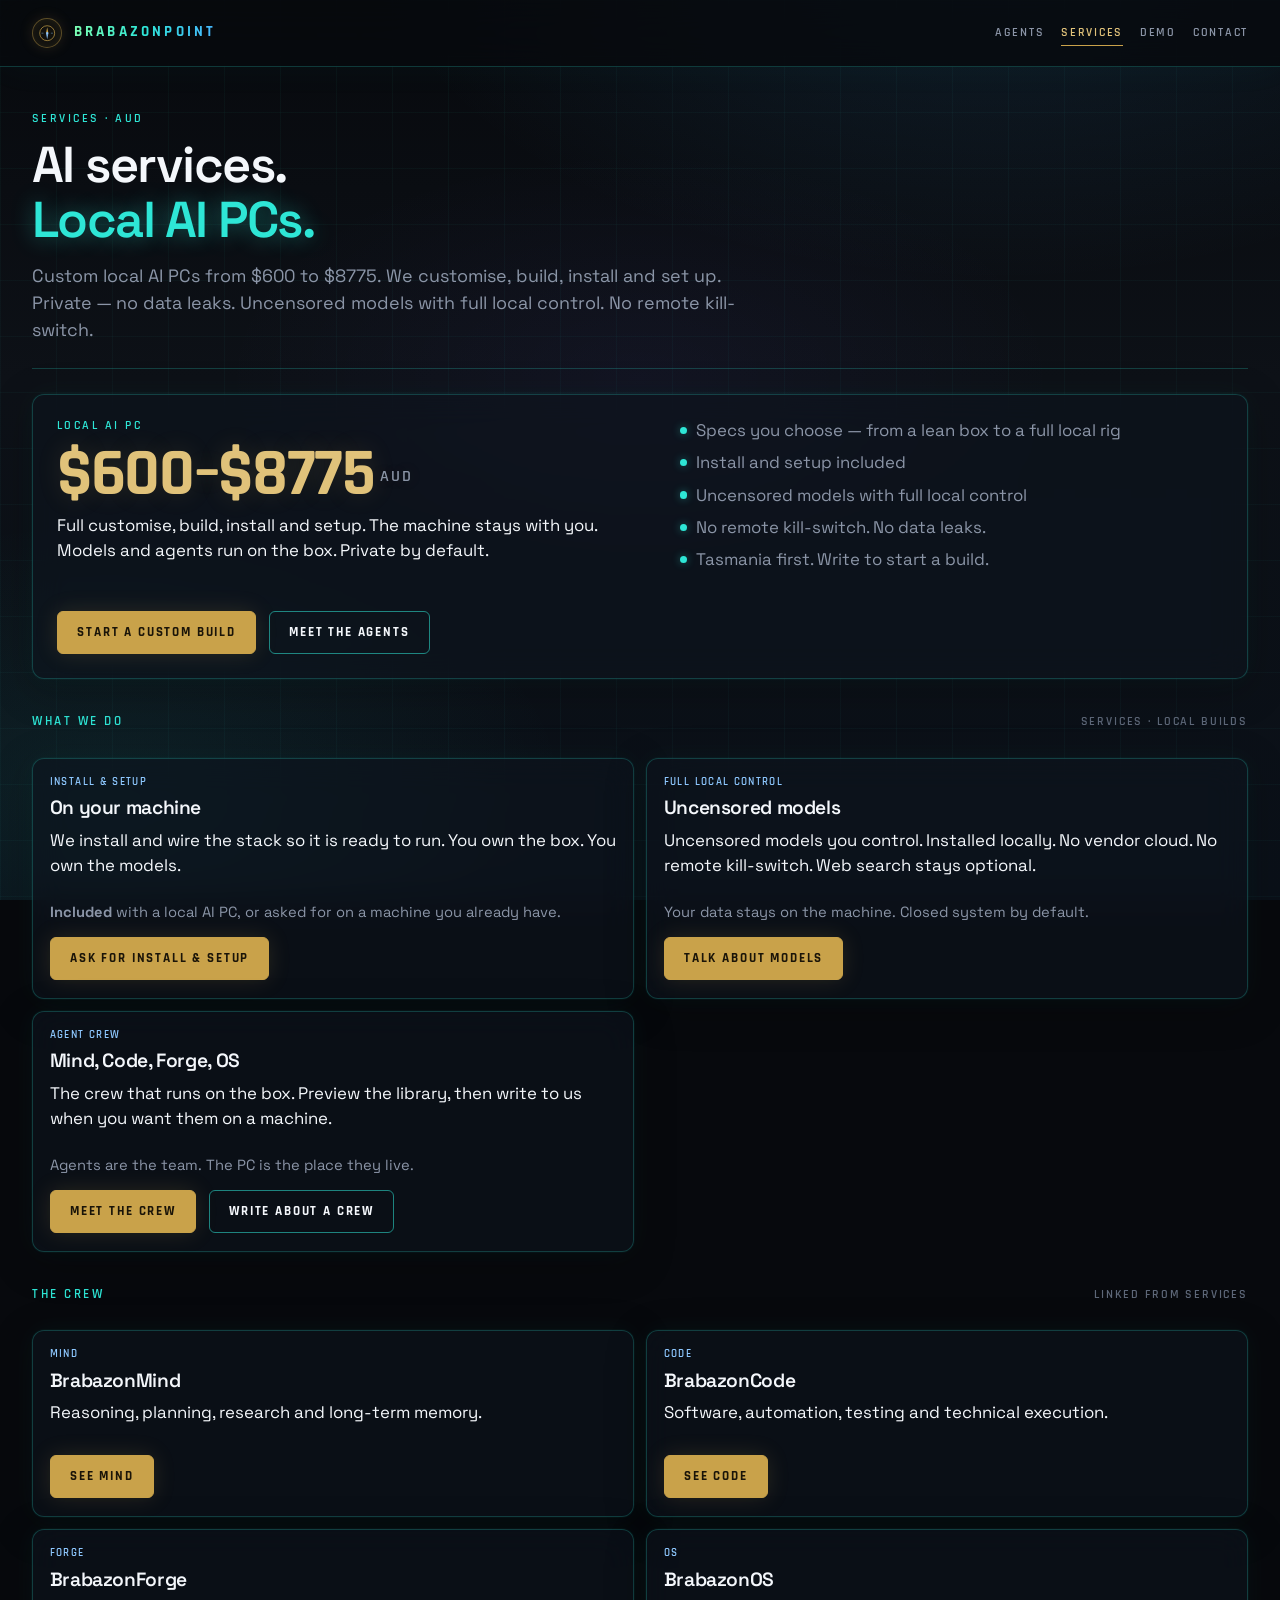
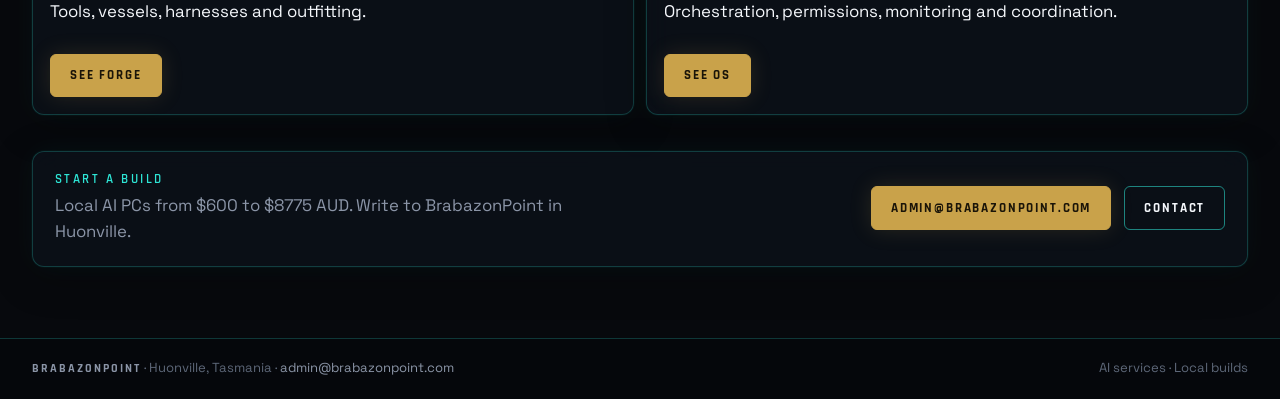
<file: pricing.html>
<!DOCTYPE html>
<html lang="en-AU" class="desk">
<head>
<meta charset="utf-8">
<meta name="viewport" content="width=1280">
<title>Services — BrabazonPoint</title>
<meta name="description" content="AI services and custom local AI PCs from $600 to $8775 AUD. Install and setup. Uncensored models with full local control. BrabazonPoint, Huonville.">
<link rel="stylesheet" href="site.css">
</head>
<body class="desk">
<header class="site-header">
  <div class="wrap wide">
    <a class="brand" href="index.html">
      <span class="mark" aria-hidden="true">
        <svg class="compass" viewBox="0 0 32 32" fill="none" xmlns="http://www.w3.org/2000/svg">
          <circle cx="16" cy="16" r="13" stroke="#C9A24A" stroke-width="1.2"/>
          <path d="M16 5.5 L18.1 16 L16 14.3 L13.9 16 Z" fill="#C9A24A"/>
          <path d="M16 26.5 L13.9 16 L16 17.7 L18.1 16 Z" fill="#8EC8FF" opacity="0.9"/>
          <circle cx="16" cy="16" r="2" fill="#8EC8FF"/>
          <path d="M6 16 H9.5 M22.5 16 H26" stroke="#8EC8FF" stroke-width="1" opacity="0.7"/>
        </svg>
      </span>
      <span class="wordmark">BRABAZONPOINT</span>
    </a>
    <nav class="nav" aria-label="Site">
      <a href="agents.html">Agents</a>
      <a href="pricing.html" aria-current="page">Services</a>
      <a href="demo.html">Demo</a>
      <a href="contact.html">Contact</a>
    </nav>
  </div>
</header>
<main>
<div class="wrap wide">
<div class="mast">
  <p class="kicker">Services · AUD</p>
  <h1>AI services.<br><span class="glow">Local AI PCs.</span></h1>
  <p class="lead wide">Custom local AI PCs from $600 to $8775. We customise, build, install and set up. Private — no data leaks. Uncensored models with full local control. No remote kill-switch.</p>
</div>

<section class="price-hero glass" aria-labelledby="pc-h" id="ai-pc">
  <div>
    <p class="kicker" id="pc-h">Local AI PC</p>
    <p class="price-num">$600–$8775<span> AUD</span></p>
    <p>Full customise, build, install and setup. The machine stays with you. Models and agents run on the box. Private by default.</p>
  </div>
  <ul class="price-list">
    <li>Specs you choose — from a lean box to a full local rig</li>
    <li>Install and setup included</li>
    <li>Uncensored models with full local control</li>
    <li>No remote kill-switch. No data leaks.</li>
    <li>Tasmania first. Write to start a build.</li>
  </ul>
  <div class="actions">
    <a class="btn" href="mailto:admin@brabazonpoint.com?subject=Local%20AI%20PC%20build">Start a custom build</a>
    <a class="btn btn-ghost" href="agents.html">Meet the agents</a>
  </div>
</section>

<section class="sell-grid" aria-labelledby="svc-h">
  <div class="band-head">
    <h2 id="svc-h">What we do</h2>
    <span class="aside">Services · local builds</span>
  </div>
  <div class="library">
    <article class="pick glass" id="install">
      <p class="meta">Install &amp; setup</p>
      <h3>On your machine</h3>
      <p>We install and wire the stack so it is ready to run. You own the box. You own the models.</p>
      <p class="limits"><strong>Included</strong> with a local AI PC, or asked for on a machine you already have.</p>
      <div class="actions">
        <a class="btn" href="mailto:admin@brabazonpoint.com?subject=Install%20and%20setup">Ask for install &amp; setup</a>
      </div>
    </article>
    <article class="pick glass" id="models">
      <p class="meta">Full local control</p>
      <h3>Uncensored models</h3>
      <p>Uncensored models you control. Installed locally. No vendor cloud. No remote kill-switch. Web search stays optional.</p>
      <p class="limits">Your data stays on the machine. Closed system by default.</p>
      <div class="actions">
        <a class="btn" href="mailto:admin@brabazonpoint.com?subject=Uncensored%20models%20local">Talk about models</a>
      </div>
    </article>
    <article class="pick glass" id="crew">
      <p class="meta">Agent crew</p>
      <h3>Mind, Code, Forge, OS</h3>
      <p>The crew that runs on the box. Preview the library, then write to us when you want them on a machine.</p>
      <p class="limits">Agents are the team. The PC is the place they live.</p>
      <div class="actions">
        <a class="btn" href="agents.html">Meet the crew</a>
        <a class="btn btn-ghost" href="mailto:admin@brabazonpoint.com?subject=Agent%20crew">Write about a crew</a>
      </div>
    </article>
  </div>
</section>

<section class="sell-grid" aria-labelledby="sell-h">
  <div class="band-head">
    <h2 id="sell-h">The crew</h2>
    <span class="aside">Linked from services</span>
  </div>
  <div class="library">
    <article class="pick glass" id="mind">
      <p class="meta">Mind</p>
      <h3>BrabazonMind</h3>
      <p>Reasoning, planning, research and long-term memory.</p>
      <div class="actions"><a class="btn" href="agents.html">See Mind</a></div>
    </article>
    <article class="pick glass" id="code">
      <p class="meta">Code</p>
      <h3>BrabazonCode</h3>
      <p>Software, automation, testing and technical execution.</p>
      <div class="actions"><a class="btn" href="agents.html">See Code</a></div>
    </article>
    <article class="pick glass" id="forge">
      <p class="meta">Forge</p>
      <h3>BrabazonForge</h3>
      <p>Tools, vessels, harnesses and outfitting.</p>
      <div class="actions"><a class="btn" href="agents.html">See Forge</a></div>
    </article>
    <article class="pick glass" id="os">
      <p class="meta">OS</p>
      <h3>BrabazonOS</h3>
      <p>Orchestration, permissions, monitoring and coordination.</p>
      <div class="actions"><a class="btn" href="agents.html">See OS</a></div>
    </article>
  </div>
</section>

<div class="cta-band glass">
  <div>
    <h2>Start a build</h2>
    <p>Local AI PCs from $600 to $8775 AUD. Write to BrabazonPoint in Huonville.</p>
  </div>
  <div class="actions">
    <a class="btn" href="mailto:admin@brabazonpoint.com?subject=Local%20AI%20PC%20build">admin@brabazonpoint.com</a>
    <a class="btn btn-ghost" href="contact.html">Contact</a>
  </div>
</div>
</div>
</main>
<footer class="site-footer">
  <div class="wrap wide">
    <div><span class="wm">BRABAZONPOINT</span> · Huonville, Tasmania · <a href="mailto:admin@brabazonpoint.com">admin@brabazonpoint.com</a></div>
    <div>AI services · Local builds</div>
  </div>
</footer>
</body>
</html>
</file>
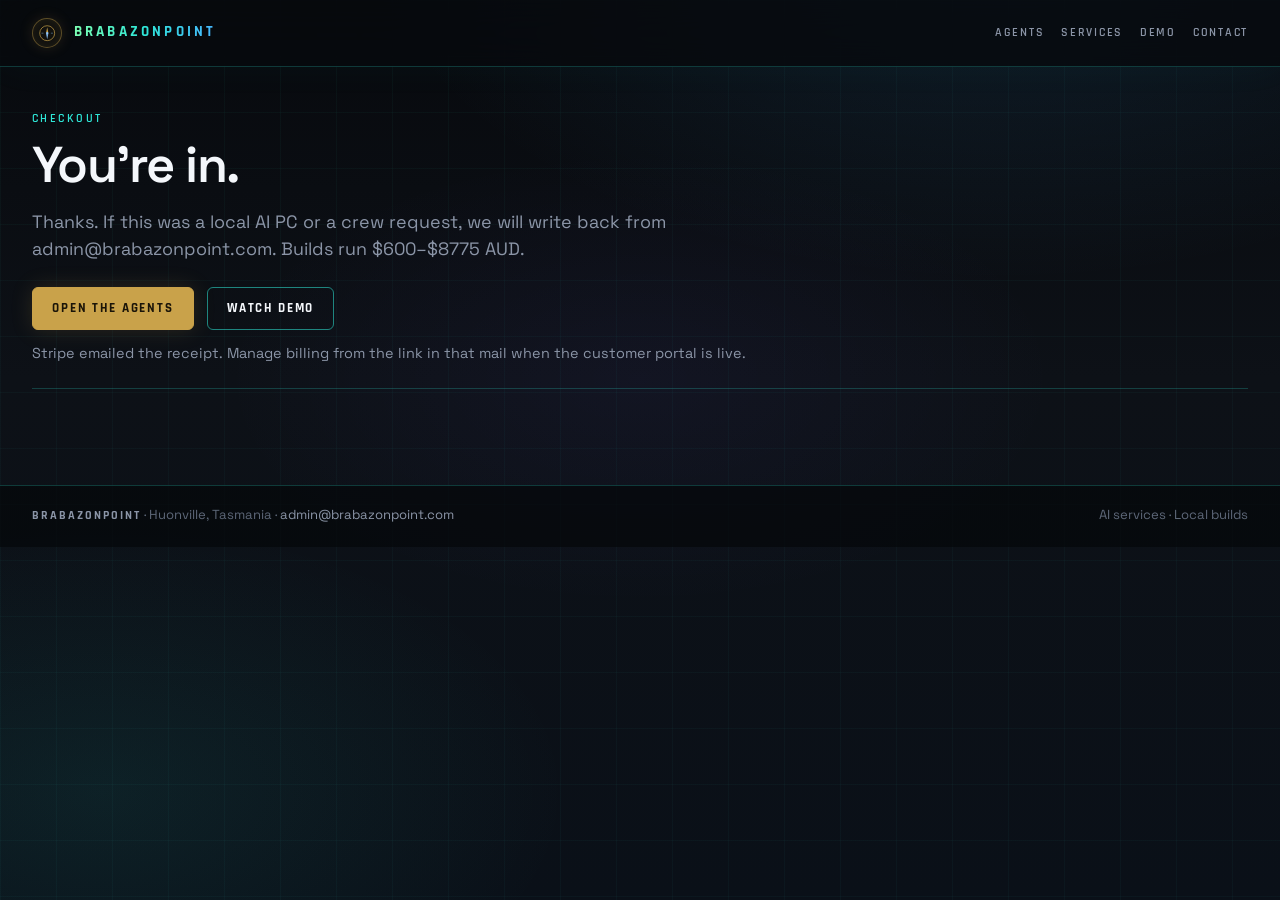
<file: success.html>
<!DOCTYPE html>
<html lang="en-AU" class="desk">
<head>
<meta charset="utf-8">
<meta name="viewport" content="width=1280">
<title>You're in — BrabazonPoint</title>
<meta name="description" content="Thanks. BrabazonPoint will follow up on your AI services or local AI PC build.">
<link rel="stylesheet" href="site.css">
</head>
<body class="desk">
<header class="site-header">
  <div class="wrap wide">
    <a class="brand" href="index.html">
      <span class="mark" aria-hidden="true">
        <svg class="compass" viewBox="0 0 32 32" fill="none" xmlns="http://www.w3.org/2000/svg">
          <circle cx="16" cy="16" r="13" stroke="#C9A24A" stroke-width="1.2"/>
          <path d="M16 5.5 L18.1 16 L16 14.3 L13.9 16 Z" fill="#C9A24A"/>
          <path d="M16 26.5 L13.9 16 L16 17.7 L18.1 16 Z" fill="#8EC8FF" opacity="0.9"/>
          <circle cx="16" cy="16" r="2" fill="#8EC8FF"/>
          <path d="M6 16 H9.5 M22.5 16 H26" stroke="#8EC8FF" stroke-width="1" opacity="0.7"/>
        </svg>
      </span>
      <span class="wordmark">BRABAZONPOINT</span>
    </a>
    <nav class="nav" aria-label="Site">
      <a href="agents.html">Agents</a>
      <a href="pricing.html">Services</a>
      <a href="demo.html">Demo</a>
      <a href="contact.html">Contact</a>
    </nav>
  </div>
</header>
<main>
<div class="wrap wide">
<div class="mast">
  <p class="kicker">Checkout</p>
  <h1>You're in.</h1>
  <p class="lead wide">Thanks. If this was a local AI PC or a crew request, we will write back from admin@brabazonpoint.com. Builds run $600–$8775 AUD.</p>
  <div class="actions">
    <a class="btn" href="agents.html">Open the agents</a>
    <a class="btn btn-ghost" href="demo.html">Watch Demo</a>
  </div>
  <p class="form-note">Stripe emailed the receipt. Manage billing from the link in that mail when the customer portal is live.</p>
</div>
</div>
</main>
<footer class="site-footer">
  <div class="wrap wide">
    <div><span class="wm">BRABAZONPOINT</span> · Huonville, Tasmania · <a href="mailto:admin@brabazonpoint.com">admin@brabazonpoint.com</a></div>
    <div>AI services · Local builds</div>
  </div>
</footer>
</body>
</html>
</file>
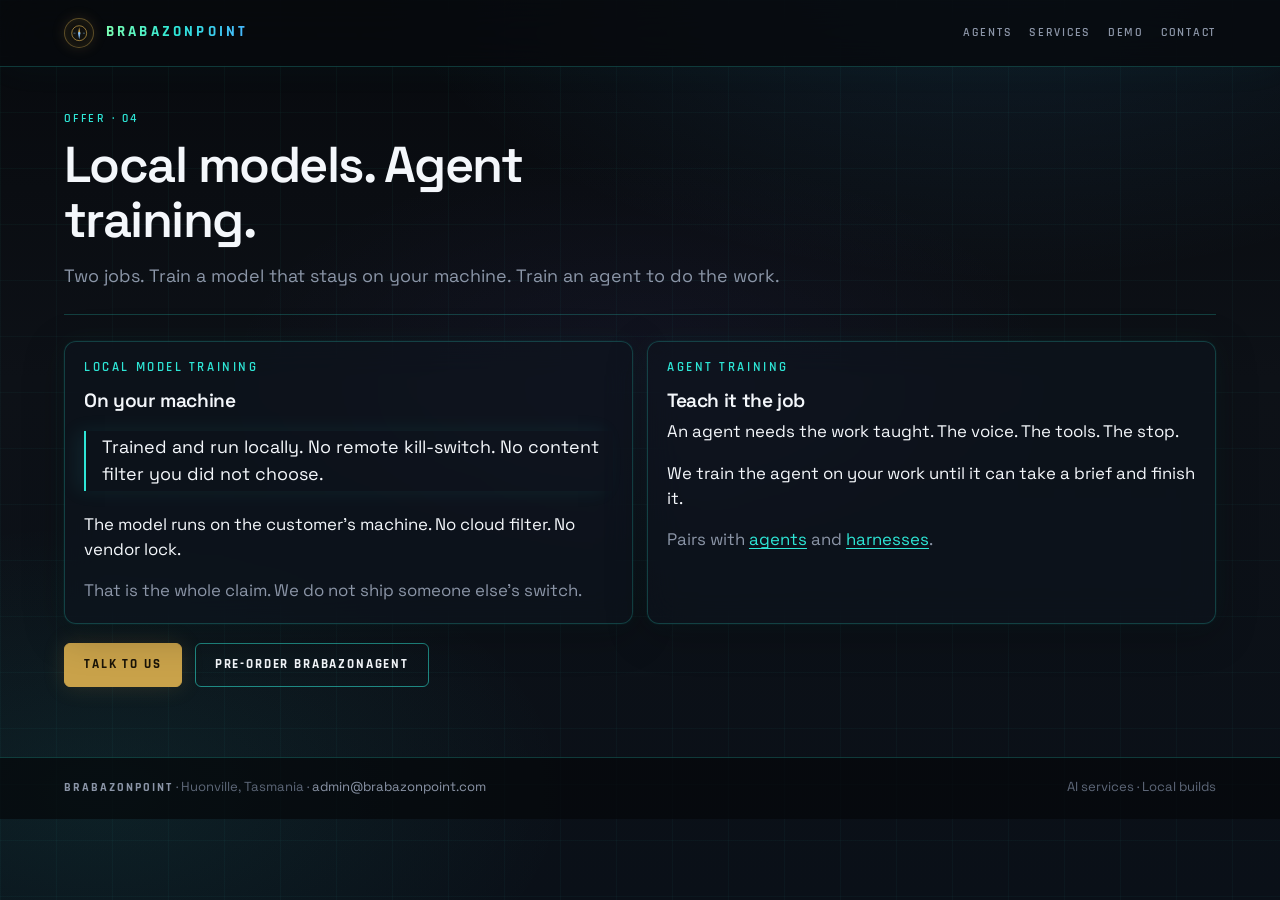
<file: training.html>
<!DOCTYPE html>
<html lang="en-AU">
<head>
<meta charset="utf-8">
<meta name="viewport" content="width=device-width, initial-scale=1">
<title>Training — BrabazonPoint</title>
<meta name="description" content="Local model training and agent training from BrabazonPoint. Trained and run locally. No remote kill-switch. No content filter you did not choose.">
<link rel="stylesheet" href="site.css">
</head>
<body>
<header class="site-header">
  <div class="wrap">
    <a class="brand" href="index.html">
      <span class="mark" aria-hidden="true">
        <svg class="compass" viewBox="0 0 32 32" fill="none" xmlns="http://www.w3.org/2000/svg">
          <circle cx="16" cy="16" r="13" stroke="#C9A24A" stroke-width="1.2"/>
          <path d="M16 5.5 L18.1 16 L16 14.3 L13.9 16 Z" fill="#C9A24A"/>
          <path d="M16 26.5 L13.9 16 L16 17.7 L18.1 16 Z" fill="#8EC8FF" opacity="0.9"/>
          <circle cx="16" cy="16" r="2" fill="#8EC8FF"/>
          <path d="M6 16 H9.5 M22.5 16 H26" stroke="#8EC8FF" stroke-width="1" opacity="0.7"/>
        </svg>
      </span>
      <span class="wordmark">BRABAZONPOINT</span>
    </a>
    <nav class="nav" aria-label="Site">
      <a href="agents.html">Agents</a>
      <a href="pricing.html">Services</a>
      <a href="demo.html">Demo</a>
      <a href="contact.html">Contact</a>
    </nav>
  </div>
</header>
<main>
<div class="wrap">
<div class="mast">
  <p class="kicker">Offer · 04</p>
  <h1>Local models. Agent training.</h1>
  <p class="lead wide">Two jobs. Train a model that stays on your machine. Train an agent to do the work.</p>
</div>
<div class="split">
  <section class="glass">
    <h2>Local model training</h2>
    <h3>On your machine</h3>
    <p class="claim">Trained and run locally. No remote kill-switch. No content filter you did not choose.</p>
    <p>The model runs on the customer’s machine. No cloud filter. No vendor lock.</p>
    <p class="note">That is the whole claim. We do not ship someone else’s switch.</p>
  </section>
  <section class="glass">
    <h2>Agent training</h2>
    <h3>Teach it the job</h3>
    <p>An agent needs the work taught. The voice. The tools. The stop.</p>
    <p>We train the agent on your work until it can take a brief and finish it.</p>
    <p class="note">Pairs with <a href="agents.html">agents</a> and <a href="harnesses.html">harnesses</a>.</p>
  </section>
</div>
<div class="actions">
  <a class="btn" href="contact.html">Talk to us</a>
  <a class="btn btn-ghost" href="brabazon-agent.html">Pre-order brabazonAgent</a>
</div>
</div>
</main>
<footer class="site-footer">
  <div class="wrap">
    <div><span class="wm">BRABAZONPOINT</span> · Huonville, Tasmania · <a href="mailto:admin@brabazonpoint.com">admin@brabazonpoint.com</a></div>
    <div>AI services · Local builds</div>
  </div>
</footer>
</body>
</html>
</file>
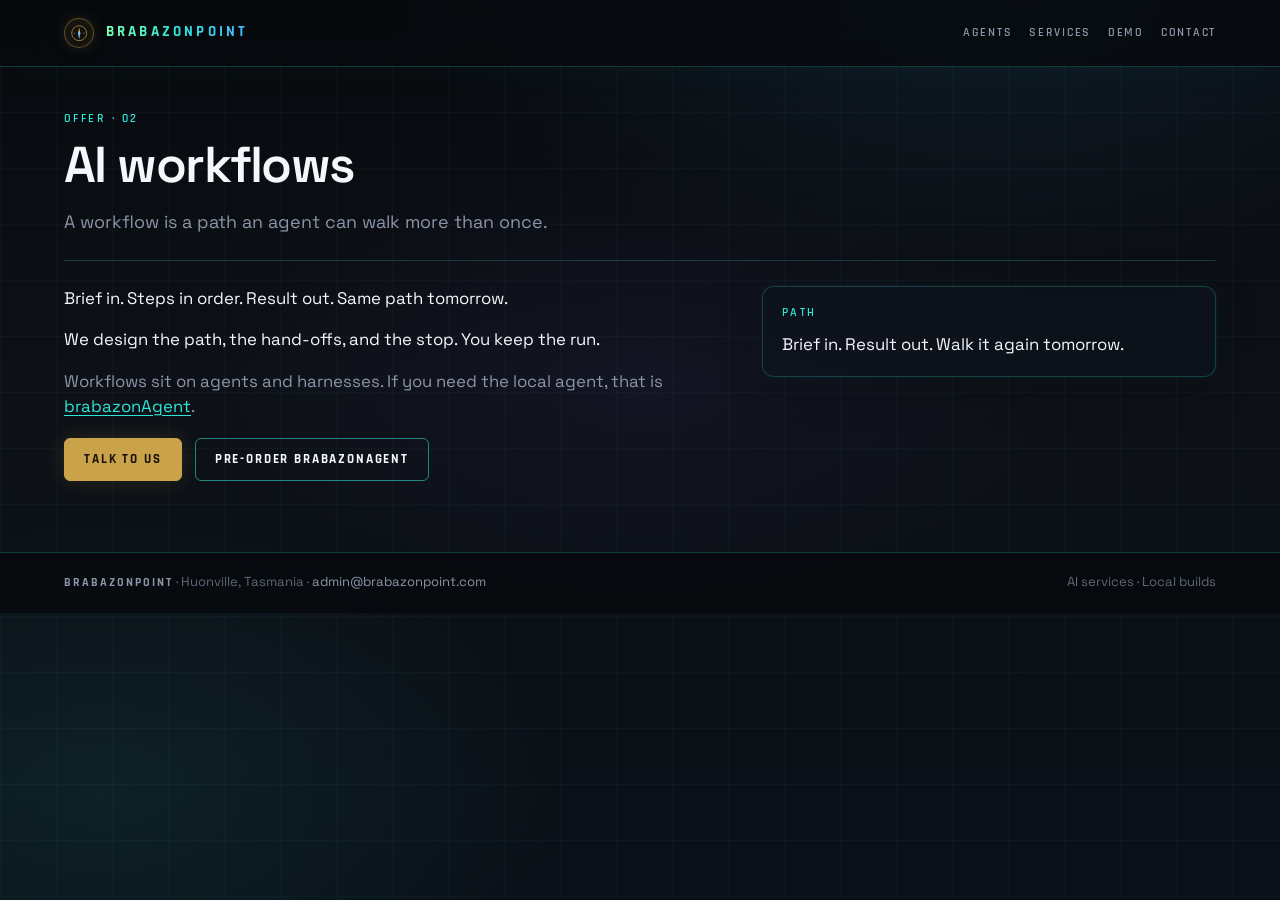
<file: workflows.html>
<!DOCTYPE html>
<html lang="en-AU">
<head>
<meta charset="utf-8">
<meta name="viewport" content="width=device-width, initial-scale=1">
<title>AI workflows — BrabazonPoint</title>
<meta name="description" content="AI workflows from BrabazonPoint. A path an agent can walk more than once.">
<link rel="stylesheet" href="site.css">
</head>
<body>
<header class="site-header">
  <div class="wrap">
    <a class="brand" href="index.html">
      <span class="mark" aria-hidden="true">
        <svg class="compass" viewBox="0 0 32 32" fill="none" xmlns="http://www.w3.org/2000/svg">
          <circle cx="16" cy="16" r="13" stroke="#C9A24A" stroke-width="1.2"/>
          <path d="M16 5.5 L18.1 16 L16 14.3 L13.9 16 Z" fill="#C9A24A"/>
          <path d="M16 26.5 L13.9 16 L16 17.7 L18.1 16 Z" fill="#8EC8FF" opacity="0.9"/>
          <circle cx="16" cy="16" r="2" fill="#8EC8FF"/>
          <path d="M6 16 H9.5 M22.5 16 H26" stroke="#8EC8FF" stroke-width="1" opacity="0.7"/>
        </svg>
      </span>
      <span class="wordmark">BRABAZONPOINT</span>
    </a>
    <nav class="nav" aria-label="Site">
      <a href="agents.html">Agents</a>
      <a href="pricing.html">Services</a>
      <a href="demo.html">Demo</a>
      <a href="contact.html">Contact</a>
    </nav>
  </div>
</header>
<main>
<div class="wrap">
<div class="mast">
  <p class="kicker">Offer · 02</p>
  <h1>AI workflows</h1>
  <p class="lead">A workflow is a path an agent can walk more than once.</p>
</div>
<div class="page-grid">
  <div class="section tight" style="margin:0">
    <p>Brief in. Steps in order. Result out. Same path tomorrow.</p>
    <p>We design the path, the hand-offs, and the stop. You keep the run.</p>
    <p class="note">Workflows sit on agents and harnesses. If you need the local agent, that is <a href="brabazon-agent.html">brabazonAgent</a>.</p>
    <div class="actions">
      <a class="btn" href="contact.html">Talk to us</a>
      <a class="btn btn-ghost" href="brabazon-agent.html">Pre-order brabazonAgent</a>
    </div>
  </div>
  <aside class="side-note glass">
    <p class="kicker">Path</p>
    <p>Brief in. Result out. Walk it again tomorrow.</p>
  </aside>
</div>
</div>
</main>
<footer class="site-footer">
  <div class="wrap">
    <div><span class="wm">BRABAZONPOINT</span> · Huonville, Tasmania · <a href="mailto:admin@brabazonpoint.com">admin@brabazonpoint.com</a></div>
    <div>AI services · Local builds</div>
  </div>
</footer>
</body>
</html>
</file>
<file: site.css>
/* BrabazonPoint public site — dark command-centre. Not a shed brochure. */
@import url("fonts/faces.css");

:root {
  --bg0: #07090d;
  --bg1: #0D1117;
  --bg2: #101820;
  --ink: #05070a;
  --glass: rgba(13, 20, 30, 0.62);
  --glass-hot: rgba(16, 28, 40, 0.78);
  --line: rgba(46, 230, 214, 0.22);
  --line-hot: rgba(46, 230, 214, 0.55);
  --cyan: #2EE6D6;
  --cyan-2: #1ad4c4;
  --blue: #47B5FF;
  --glow: rgba(46, 230, 214, 0.42);
  --glow-soft: rgba(46, 230, 214, 0.12);
  --magenta: #c084fc;
  --purple: #7c5cff;
  --text: #f4f7fb;
  --mute: #8b95a7;
  --dim: #5d6778;
  --danger: #ff6b8a;
  --gold: #C9A24A;
  --gold-2: #E0C27A;
  --gold-ink: #1a1408;
  --gold-line: rgba(201, 162, 74, 0.42);
  --gold-soft: rgba(201, 162, 74, 0.16);
  --ice: #8EC8FF;
  --font-hud: "Rajdhani", system-ui, -apple-system, sans-serif;
  --font-body: "Space Grotesk", system-ui, -apple-system, sans-serif;
  --r: 12px;
}

* { box-sizing: border-box; }

html { color-scheme: dark; scroll-behavior: smooth; }

html, body {
  margin: 0;
  background: var(--bg1);
  color: var(--text);
}

body {
  min-height: 100vh;
  font: 400 1.05rem/1.5 var(--font-body);
  background-color: var(--bg0);
  background-image:
    linear-gradient(rgba(46, 230, 214, 0.035) 1px, transparent 1px),
    linear-gradient(90deg, rgba(46, 230, 214, 0.035) 1px, transparent 1px),
    radial-gradient(1100px 640px at 78% -10%, rgba(71, 181, 255, 0.13), transparent 58%),
    radial-gradient(900px 520px at 8% 88%, rgba(46, 230, 214, 0.08), transparent 52%),
    radial-gradient(700px 380px at 50% 42%, rgba(124, 92, 255, 0.05), transparent 60%),
    linear-gradient(180deg, #07090d 0%, #0D1117 42%, #0a1018 100%);
  background-size: 56px 56px, 56px 56px, auto, auto, auto, auto;
  background-attachment: fixed;
}

::selection {
  background: rgba(46, 230, 214, 0.28);
  color: var(--text);
}

a { color: var(--cyan); text-underline-offset: 0.18em; }
a:hover { color: var(--blue); }

.wrap {
  width: min(72rem, calc(100% - 3rem));
  margin: 0 auto;
}

/* —— header —— */
.site-header {
  position: sticky;
  top: 0;
  z-index: 40;
  border-bottom: 1px solid var(--line);
  background: rgba(7, 9, 13, 0.78);
  backdrop-filter: blur(18px);
  -webkit-backdrop-filter: blur(18px);
  box-shadow: 0 0 40px rgba(46, 230, 214, 0.04);
}

.site-header .wrap {
  display: flex;
  align-items: center;
  justify-content: space-between;
  gap: 1.4rem 2rem;
  min-height: 4.1rem;
  padding: 0.55rem 0;
}

.brand {
  display: flex;
  align-items: center;
  gap: 0.7rem;
  text-decoration: none;
  color: var(--text);
  flex: 0 0 auto;
}

.brand:hover { color: var(--text); }

.mark {
  display: inline-flex;
  align-items: center;
  justify-content: center;
  width: 1.9rem;
  height: 1.9rem;
  border: 1px solid var(--gold-line);
  color: var(--gold);
  background: rgba(201, 162, 74, 0.06);
  box-shadow: 0 0 14px var(--gold-soft), inset 0 0 10px rgba(201, 162, 74, 0.08);
  flex: 0 0 auto;
  border-radius: 50%;
}
.mark .compass {
  width: 1.15rem;
  height: 1.15rem;
  display: block;
}

.wordmark {
  font: 700 0.92rem/1 var(--font-hud);
  letter-spacing: 0.22em;
  text-transform: uppercase;
  background: linear-gradient(90deg, #7CFFB2 0%, #2EE6D6 48%, #47B5FF 100%);
  -webkit-background-clip: text;
  background-clip: text;
  -webkit-text-fill-color: transparent;
  color: #2EE6D6;
}

.nav {
  display: flex;
  flex-wrap: wrap;
  justify-content: flex-end;
  gap: 0.1rem 1.05rem;
  font: 600 0.78rem/1.2 var(--font-hud);
  letter-spacing: 0.14em;
  text-transform: uppercase;
}

.nav a {
  color: var(--mute);
  text-decoration: none;
  padding: 0.3rem 0;
  border-bottom: 1px solid transparent;
}

.nav a:hover { color: var(--text); }

.nav a[aria-current="page"] {
  color: var(--gold-2);
  border-bottom-color: var(--gold);
  text-shadow: none;
}

/* —— page —— */
main { padding: 2.6rem 0 4.4rem; }

.kicker {
  font: 600 0.78rem/1.2 var(--font-hud);
  letter-spacing: 0.2em;
  text-transform: uppercase;
  color: var(--cyan);
  margin: 0 0 0.75rem;
}

h1 {
  font: 600 3.15rem/1.08 var(--font-body);
  color: var(--text);
  margin: 0 0 1rem;
  letter-spacing: -0.03em;
  max-width: 18ch;
}

h1 .glow {
  color: var(--cyan);
  text-shadow: 0 0 22px var(--glow);
}

.lead {
  font-size: 1.12rem;
  line-height: 1.5;
  max-width: 38rem;
  margin: 0 0 1.5rem;
  color: var(--mute);
}

.lead.wide { max-width: 46rem; }

p { margin: 0 0 1rem; }
p:last-child { margin-bottom: 0; }

h2 {
  font: 600 0.8rem/1.2 var(--font-hud);
  letter-spacing: 0.2em;
  text-transform: uppercase;
  color: var(--cyan);
  margin: 0 0 0.85rem;
}

h3 {
  font: 600 1.2rem/1.25 var(--font-body);
  color: var(--text);
  margin: 0 0 0.4rem;
  letter-spacing: -0.02em;
}

/* —— glass —— */
.glass {
  background: var(--glass);
  border: 1px solid var(--line);
  backdrop-filter: blur(16px);
  -webkit-backdrop-filter: blur(16px);
  border-radius: var(--r);
  box-shadow: 0 0 0 1px rgba(46, 230, 214, 0.03), 0 10px 40px rgba(0, 0, 0, 0.28), 0 0 28px rgba(46, 230, 214, 0.05);
}

.demo-tag {
  display: inline-block;
  font: 700 0.68rem/1 var(--font-hud);
  letter-spacing: 0.18em;
  text-transform: uppercase;
  color: var(--magenta);
  border: 1px solid rgba(192, 132, 252, 0.4);
  padding: 0.18rem 0.42rem;
  border-radius: 4px;
}

/* —— hero —— */
.hero {
  display: grid;
  grid-template-columns: minmax(0, 1.15fr) minmax(20rem, 0.95fr);
  gap: 1.6rem 1.8rem;
  align-items: stretch;
  margin-bottom: 2.2rem;
}

.hero-copy {
  display: flex;
  flex-direction: column;
  justify-content: center;
  padding: 0.4rem 0.2rem 0.2rem;
}

.stat {
  padding: 1.15rem 1.2rem 1.25rem;
  position: relative;
  overflow: hidden;
}

.stat::before {
  content: "";
  position: absolute;
  inset: auto -20% 40% 40%;
  height: 8rem;
  background: radial-gradient(circle, var(--glow-soft), transparent 70%);
  pointer-events: none;
}

.stat .num {
  font: 700 4.2rem/0.9 var(--font-hud);
  color: var(--cyan);
  margin: 0 0 0.2rem;
  letter-spacing: -0.02em;
  text-shadow: 0 0 28px var(--glow);
}

.stat .num span {
  display: block;
  font: 600 0.95rem/1.2 var(--font-hud);
  letter-spacing: 0.14em;
  text-transform: uppercase;
  color: var(--mute);
  margin-top: 0.45rem;
  text-shadow: none;
}

.stat p { color: var(--mute); }

.command {
  display: grid;
  gap: 0.7rem;
}

.hud-row {
  display: grid;
  grid-template-columns: 1fr 1fr;
  gap: 0.7rem;
}

.hud-cell {
  padding: 0.75rem 0.85rem 0.85rem;
  min-height: 5.2rem;
}

.hud-cell .label {
  font: 600 0.7rem/1 var(--font-hud);
  letter-spacing: 0.16em;
  text-transform: uppercase;
  color: var(--dim);
  margin: 0 0 0.45rem;
  display: flex;
  justify-content: space-between;
  align-items: center;
  gap: 0.5rem;
}

.chips {
  display: flex;
  flex-wrap: wrap;
  gap: 0.35rem;
}

.chip {
  font: 600 0.72rem/1 var(--font-hud);
  letter-spacing: 0.12em;
  text-transform: uppercase;
  color: var(--cyan);
  border: 1px solid var(--line);
  padding: 0.28rem 0.45rem;
  border-radius: 4px;
  background: rgba(46, 230, 214, 0.06);
}

.bars {
  display: flex;
  align-items: flex-end;
  gap: 0.28rem;
  height: 2.4rem;
}

.bars i {
  display: block;
  width: 0.42rem;
  border-radius: 2px 2px 0 0;
  background: linear-gradient(180deg, var(--magenta), var(--purple));
  opacity: 0.85;
}

.spark {
  width: 100%;
  height: 38px;
  display: block;
}

/* —— actions —— */
.actions {
  display: flex;
  flex-wrap: wrap;
  gap: 0.7rem 0.8rem;
  margin: 1.2rem 0 0;
}

.btn,
button[type="submit"] {
  display: inline-block;
  font: 700 0.82rem/1 var(--font-hud);
  letter-spacing: 0.14em;
  text-transform: uppercase;
  text-decoration: none;
  padding: 0.88rem 1.2rem;
  border: 1px solid var(--gold);
  color: var(--gold-ink);
  background: var(--gold);
  border-radius: 6px;
  box-shadow: 0 0 22px var(--gold-soft);
  cursor: pointer;
}

.btn:hover,
button[type="submit"]:hover {
  background: var(--gold-2);
  border-color: var(--gold-2);
  color: var(--gold-ink);
  box-shadow: 0 0 28px var(--gold-soft);
}

.btn:focus-visible,
button[type="submit"]:focus-visible,
.nav a:focus-visible,
input:focus-visible,
textarea:focus-visible {
  outline: 2px solid var(--gold);
  outline-offset: 3px;
}

.btn-ghost {
  background: transparent;
  color: var(--text);
  border-color: var(--line-hot);
  box-shadow: none;
}

.btn-ghost:hover {
  background: rgba(46, 230, 214, 0.08);
  color: var(--cyan);
  border-color: var(--cyan);
}

.btn:disabled,
button:disabled {
  opacity: 0.45;
  cursor: not-allowed;
  box-shadow: none;
  pointer-events: none;
}

/* —— 01-04 loop —— */
.loop {
  display: grid;
  grid-template-columns: repeat(4, minmax(0, 1fr));
  gap: 0.7rem;
  margin: 0 0 2.4rem;
}

.loop a {
  text-decoration: none;
  color: inherit;
  padding: 1rem 1rem 1.05rem;
  display: block;
  min-height: 7.4rem;
  transition: border-color 0.15s ease, box-shadow 0.15s ease, transform 0.15s ease;
}

.loop a:hover {
  border-color: var(--line-hot);
  box-shadow: 0 0 28px var(--glow-soft);
  transform: translateY(-2px);
}

.loop .idx {
  font: 700 1.55rem/1 var(--font-hud);
  letter-spacing: 0.08em;
  color: var(--cyan);
  margin: 0 0 0.45rem;
  text-shadow: 0 0 14px var(--glow);
}

.loop h3 { margin-bottom: 0.3rem; font-size: 1.02rem; }
.loop p { color: var(--mute); font-size: 0.92rem; }

/* —— offer tiles —— */
.band-head {
  display: flex;
  align-items: baseline;
  justify-content: space-between;
  gap: 1rem;
  margin: 0 0 0.9rem;
}

.band-head .aside {
  font: 600 0.72rem/1 var(--font-hud);
  letter-spacing: 0.16em;
  text-transform: uppercase;
  color: var(--dim);
}

.offer {
  display: grid;
  grid-template-columns: repeat(3, minmax(0, 1fr));
  gap: 0.75rem;
  margin-bottom: 2.5rem;
}

.offer a.tile {
  display: block;
  text-decoration: none;
  color: inherit;
  padding: 1.05rem 1.1rem 1.15rem;
  transition: border-color 0.15s ease, box-shadow 0.15s ease, transform 0.15s ease;
}

.offer a.tile:hover {
  border-color: var(--line-hot);
  box-shadow: 0 0 28px var(--glow-soft);
  transform: translateY(-2px);
}

.offer a.tile h3 { color: var(--text); }
.offer a.tile:hover h3 { color: var(--cyan); }
.offer a.tile p { color: var(--mute); font-size: 0.95rem; }

/* —— agent matrix / roster —— */
.matrix {
  margin: 0 0 2.4rem;
}

.core-stage {
  padding: 1.1rem 1rem 1.3rem;
  margin-bottom: 0.85rem;
  display: grid;
  grid-template-columns: minmax(12rem, 18rem) 1fr;
  gap: 1rem 1.4rem;
  align-items: center;
}

.core-art {
  position: relative;
  height: 16.5rem;
  display: grid;
  place-items: end center;
}

.rings {
  position: absolute;
  left: 50%;
  bottom: 1.15rem;
  width: 12rem;
  height: 3.4rem;
  transform: translateX(-50%);
  pointer-events: none;
}

.rings span {
  position: absolute;
  inset: 0;
  border: 1px solid rgba(46, 230, 214, 0.35);
  border-radius: 50%;
  box-shadow: 0 0 18px rgba(46, 230, 214, 0.15);
}

.rings span:nth-child(2) { inset: -0.55rem -1.1rem; opacity: 0.55; }
.rings span:nth-child(3) { inset: -1.1rem -2.15rem; opacity: 0.28; }

.core-art svg {
  width: 11.5rem;
  height: 14.2rem;
  filter: drop-shadow(0 0 10px rgba(46, 230, 214, 0.45));
  position: relative;
  z-index: 1;
}

.core-copy h3 {
  font-size: 1.45rem;
  margin-bottom: 0.35rem;
}

.core-copy p { color: var(--mute); }

.roster {
  display: grid;
  grid-template-columns: repeat(5, minmax(0, 1fr));
  gap: 0.7rem;
}

.card {
  text-align: center;
  padding: 0.85rem 0.55rem 1rem;
  text-decoration: none;
  color: inherit;
  display: block;
  transition: border-color 0.15s ease, box-shadow 0.15s ease, transform 0.15s ease;
}

a.card:hover {
  border-color: var(--line-hot);
  box-shadow: 0 0 28px var(--glow-soft);
  transform: translateY(-3px);
}

.figure {
  height: 10.4rem;
  display: grid;
  place-items: end center;
  position: relative;
  margin-bottom: 0.15rem;
}

.figure::before {
  content: "";
  position: absolute;
  inset: 0 12% 8%;
  background: repeating-linear-gradient(
    180deg,
    transparent 0 7px,
    rgba(46, 230, 214, 0.05) 7px 8px
  );
  pointer-events: none;
  z-index: 2;
  mix-blend-mode: screen;
}

.figure svg {
  width: 7.2rem;
  height: 9.2rem;
  filter: drop-shadow(0 0 8px rgba(46, 230, 214, 0.4)) drop-shadow(0 0 18px rgba(71, 181, 255, 0.22));
  position: relative;
  z-index: 1;
}

.pedestal {
  width: 5.1rem;
  height: 0.85rem;
  margin: -0.05rem auto 0.55rem;
  position: relative;
  background: linear-gradient(180deg, rgba(46, 230, 214, 0.55), rgba(13, 17, 23, 0.2));
  clip-path: polygon(14% 0, 86% 0, 100% 100%, 0 100%);
  box-shadow: 0 0 18px rgba(46, 230, 214, 0.35);
}
.pedestal::after {
  content: "";
  position: absolute;
  left: 8%;
  right: 8%;
  top: 0;
  height: 2px;
  background: #2EE6D6;
  box-shadow: 0 0 10px #2EE6D6;
}

.card .name {
  font: 700 0.92rem/1.15 var(--font-hud);
  letter-spacing: 0.14em;
  text-transform: uppercase;
  color: var(--text);
  margin: 0 0 0.25rem;
}

.card .job {
  font-size: 0.82rem;
  color: var(--mute);
  margin: 0;
}

/* —— inner pages —— */
.mast {
  padding: 0.2rem 0 1.5rem;
  margin-bottom: 1.6rem;
  border-bottom: 1px solid var(--line);
}

.mast h1 { max-width: 20ch; }

.section { margin: 0 0 2.2rem; }
.section.tight { max-width: 42rem; }

.split {
  display: grid;
  grid-template-columns: 1fr 1fr;
  gap: 0.85rem;
}

.split section {
  padding: 1.15rem 1.2rem 1.25rem;
}

.rule {
  border: 0;
  border-top: 1px solid var(--line);
  margin: 2rem 0;
}

.note { color: var(--mute); }

.claim {
  border-left: 2px solid var(--cyan);
  padding: 0.2rem 0 0.2rem 1rem;
  margin: 1.1rem 0 1.3rem;
  color: var(--text);
  font-size: 1.12rem;
  box-shadow: -8px 0 18px rgba(46, 230, 214, 0.08);
}

.cta-band {
  padding: 1.3rem 1.35rem 1.4rem;
  display: flex;
  align-items: center;
  justify-content: space-between;
  gap: 1rem 1.5rem;
  flex-wrap: wrap;
}

.cta-band h2 { margin-bottom: 0.35rem; }
.cta-band p { color: var(--mute); max-width: 36rem; }
.cta-band .actions { margin-top: 0; }

/* —— form —— */
form {
  max-width: 30rem;
  margin: 1.2rem 0 0;
}

label {
  display: block;
  font: 600 0.74rem/1.2 var(--font-hud);
  letter-spacing: 0.16em;
  text-transform: uppercase;
  color: var(--dim);
  margin: 0 0 0.35rem;
}

.field { margin: 0 0 0.95rem; }

input, textarea {
  width: 100%;
  appearance: none;
  -webkit-appearance: none;
  background: rgba(5, 7, 10, 0.7);
  color: var(--text);
  border: 1px solid var(--line);
  border-radius: 6px;
  font: 400 1rem/1.4 var(--font-body);
  padding: 0.7rem 0.8rem;
  outline: none;
}

textarea { min-height: 7.2rem; resize: vertical; }

input:focus, textarea:focus {
  border-color: var(--cyan);
  box-shadow: 0 0 0 3px rgba(46, 230, 214, 0.12), 0 0 18px var(--glow-soft);
}

.form-note {
  margin-top: 0.8rem;
  color: var(--mute);
  font-size: 0.9rem;
}

/* —— footer —— */
.site-footer {
  border-top: 1px solid var(--line);
  background: rgba(5, 7, 10, 0.72);
  padding: 1.2rem 0 1.4rem;
  font: 0.82rem/1.45 var(--font-body);
  color: var(--dim);
}

.site-footer .wrap {
  display: flex;
  justify-content: space-between;
  gap: 1rem 2rem;
  flex-wrap: wrap;
  align-items: baseline;
}

.site-footer a { color: var(--mute); text-decoration: none; }
.site-footer a:hover { color: var(--cyan); }

.site-footer .wm {
  color: var(--mute);
  letter-spacing: 0.16em;
  font: 700 0.78rem/1 var(--font-hud);
  text-transform: uppercase;
}

/* —— contact card —— */
.vcard {
  padding: 1.15rem 1.25rem 1.25rem;
  margin: 0 0 1.6rem;
  max-width: 28rem;
}

.vcard p { margin: 0.18rem 0; color: var(--mute); }
.vcard .name { color: var(--text); font-size: 1.25rem; font-weight: 600; }

.page-grid {
  display: grid;
  grid-template-columns: minmax(0, 1.2fr) minmax(16rem, 0.8fr);
  gap: 0.85rem 1.1rem;
  align-items: start;
}

.side-note { padding: 1.1rem 1.15rem 1.2rem; }

/* —— roster page extras —— */
.roster.large { gap: 0.85rem; }
.roster.large .figure { height: 13.2rem; }
.roster.large .figure svg { width: 8.6rem; height: 11.4rem; }
.roster.large .card { padding: 1rem 0.7rem 1.15rem; }
.roster.large .name { font-size: 1.02rem; }

@media (max-width: 980px) {
  .roster, .roster.large { grid-template-columns: repeat(3, minmax(0, 1fr)); }
  .core-stage { grid-template-columns: 1fr; }
  .loop { grid-template-columns: 1fr 1fr; }
}

@media (max-width: 860px) {
  .wrap { width: min(72rem, calc(100% - 1.6rem)); }
  .site-header .wrap { flex-direction: column; align-items: flex-start; gap: 0.55rem; }
  .nav { justify-content: flex-start; }
  h1 { font-size: 2.2rem; }
  .hero, .split, .offer, .page-grid, .hud-row { grid-template-columns: 1fr; }
  .stat .num { font-size: 3.2rem; }
  main { padding: 1.7rem 0 3rem; }
  .roster, .roster.large { grid-template-columns: 1fr 1fr; }
}

@media (max-width: 520px) {
  .roster, .roster.large, .loop { grid-template-columns: 1fr; }
}


/* folder tree (sample) */
.tree {
  font: 600 0.78rem/1.55 var(--font-hud);
  letter-spacing: 0.04em;
  color: var(--mute);
  margin: 0;
  padding: 0;
  list-style: none;
}
.tree li { margin: 0; }
.tree .dir { color: var(--cyan); }
.tree .pad { padding-left: 0.9rem; }
.tree .file { color: var(--text); }

.core-art .iso {
  position: absolute;
  left: 50%;
  bottom: 0.35rem;
  width: 11rem;
  height: 2.6rem;
  transform: translateX(-50%);
  background: radial-gradient(ellipse at 50% 50%, rgba(46,230,214,0.35), transparent 68%);
  border: 1px solid rgba(46,230,214,0.35);
  border-radius: 50%;
  box-shadow: 0 0 24px rgba(46,230,214,0.2), inset 0 0 18px rgba(46,230,214,0.12);
}


/* —— four systems / team mesh / builder (milestone 1) —— */
.mesh {
  padding: 1rem 1.05rem 1.1rem;
  display: grid;
  gap: 0.65rem;
}
.mesh-head {
  display: flex;
  justify-content: space-between;
  align-items: center;
  gap: 0.6rem;
}
.vessel-row {
  display: grid;
  gap: 0.45rem;
}
.vessel {
  display: grid;
  grid-template-columns: 7.2rem 1fr auto;
  gap: 0.55rem 0.7rem;
  align-items: center;
  padding: 0.55rem 0.65rem;
  border: 1px solid var(--line);
  border-radius: 8px;
  background: rgba(5, 7, 10, 0.35);
}
.vessel .who {
  font: 700 0.78rem/1.15 var(--font-hud);
  letter-spacing: 0.12em;
  text-transform: uppercase;
  color: var(--text);
  margin: 0;
}
.vessel .sys {
  font: 600 0.68rem/1 var(--font-hud);
  letter-spacing: 0.14em;
  text-transform: uppercase;
  color: var(--ice);
  margin: 0.15rem 0 0;
}
.vessel .op {
  color: var(--mute);
  font-size: 0.88rem;
  margin: 0;
}
.vessel .st {
  font: 700 0.68rem/1 var(--font-hud);
  letter-spacing: 0.14em;
  text-transform: uppercase;
  color: var(--cyan);
  border: 1px solid var(--line);
  padding: 0.28rem 0.4rem;
  border-radius: 4px;
}
.vessel .st.wait {
  color: var(--gold-2);
  border-color: var(--gold-line);
  background: rgba(201, 162, 74, 0.08);
}
.gate {
  display: flex;
  align-items: center;
  justify-content: space-between;
  gap: 0.7rem;
  padding: 0.7rem 0.8rem;
  border: 1px solid var(--gold-line);
  border-radius: 8px;
  background: rgba(201, 162, 74, 0.07);
}
.gate p { margin: 0; color: var(--text); font-size: 0.95rem; }
.gate .kicker { margin: 0 0 0.25rem; color: var(--gold-2); }
.links {
  height: 2px;
  margin: 0.1rem 0.4rem;
  background: linear-gradient(90deg, transparent, var(--cyan), var(--ice), var(--gold), transparent);
  opacity: 0.55;
}

.systems {
  display: grid;
  grid-template-columns: repeat(4, minmax(0, 1fr));
  gap: 0.7rem;
  margin: 0 0 2.4rem;
}
.systems a, .systems article {
  text-decoration: none;
  color: inherit;
  padding: 1rem 1rem 1.1rem;
  display: block;
  min-height: 9.2rem;
  transition: border-color 0.15s ease, box-shadow 0.15s ease, transform 0.15s ease;
}
.systems a:hover {
  border-color: var(--line-hot);
  box-shadow: 0 0 28px var(--glow-soft);
  transform: translateY(-2px);
}
.systems .idx {
  font: 700 0.72rem/1 var(--font-hud);
  letter-spacing: 0.16em;
  text-transform: uppercase;
  color: var(--gold-2);
  margin: 0 0 0.55rem;
}
.systems h3 { font-size: 1.05rem; }
.systems p { color: var(--mute); font-size: 0.92rem; }

.handoff {
  display: grid;
  grid-template-columns: repeat(4, minmax(0, 1fr));
  gap: 0.7rem;
  margin: 0 0 2.4rem;
  position: relative;
}
.handoff article {
  padding: 1rem 1rem 1.1rem;
}
.handoff .fromto {
  font: 600 0.68rem/1.3 var(--font-hud);
  letter-spacing: 0.12em;
  text-transform: uppercase;
  color: var(--ice);
  margin: 0 0 0.45rem;
}
.handoff p { color: var(--mute); font-size: 0.92rem; }

.control-points {
  display: grid;
  grid-template-columns: repeat(3, minmax(0, 1fr));
  gap: 0.7rem;
  margin: 0 0 2.4rem;
}
.control-points article {
  padding: 1.05rem 1.1rem 1.15rem;
}
.control-points p { color: var(--mute); }

/* builder */
.library {
  display: grid;
  grid-template-columns: repeat(2, minmax(0, 1fr));
  gap: 0.75rem;
  margin: 0 0 1.6rem;
}
.pick {
  padding: 1rem 1.05rem 1.1rem;
  display: grid;
  gap: 0.45rem;
}
.pick h3 { margin: 0; }
.meta {
  font: 600 0.7rem/1.3 var(--font-hud);
  letter-spacing: 0.12em;
  text-transform: uppercase;
  color: var(--ice);
  margin: 0;
}
.limits { color: var(--mute); font-size: 0.92rem; margin: 0; }
.pick .actions { margin-top: 0.4rem; }
.team-board {
  padding: 1.05rem 1.1rem 1.2rem;
  margin: 0 0 1.6rem;
}
.team-board ol {
  list-style: none;
  margin: 0;
  padding: 0;
  display: grid;
  gap: 0.55rem;
}
.team-board li {
  display: grid;
  grid-template-columns: auto 1fr auto;
  gap: 0.7rem;
  align-items: center;
  padding: 0.7rem 0.75rem;
  border: 1px solid var(--line);
  border-radius: 8px;
}
.team-board .ord {
  font: 700 1.1rem/1 var(--font-hud);
  color: var(--gold-2);
  width: 1.6rem;
}
.perms {
  display: flex;
  flex-wrap: wrap;
  gap: 0.55rem 0.9rem;
  margin: 0.35rem 0 0;
}
.perms label {
  display: inline-flex;
  align-items: center;
  gap: 0.35rem;
  margin: 0;
  color: var(--mute);
  letter-spacing: 0.08em;
  text-transform: uppercase;
  font-size: 0.7rem;
}
.perms input { width: auto; margin: 0; }
.empty-team { color: var(--mute); margin: 0; }
.preview {
  padding: 1.05rem 1.1rem 1.2rem;
  margin: 0 0 1.6rem;
}
.preview dl {
  display: grid;
  grid-template-columns: 8rem 1fr;
  gap: 0.35rem 0.8rem;
  margin: 0;
}
.preview dt {
  font: 600 0.7rem/1.4 var(--font-hud);
  letter-spacing: 0.14em;
  text-transform: uppercase;
  color: var(--dim);
}
.preview dd { margin: 0; color: var(--text); }

/* demo walkthrough */
.steps {
  display: grid;
  gap: 0.7rem;
  margin: 0 0 1.6rem;
}
.step {
  padding: 1.05rem 1.15rem 1.15rem;
  display: grid;
  grid-template-columns: 4.2rem 1fr;
  gap: 0.8rem;
  align-items: start;
}
.step .n {
  font: 700 1.6rem/1 var(--font-hud);
  color: var(--gold-2);
}
.step[hidden] { display: none; }
.step-nav {
  display: flex;
  flex-wrap: wrap;
  gap: 0.6rem;
  margin: 0 0 2rem;
}

@media (max-width: 980px) {
  .systems, .handoff, .control-points { grid-template-columns: 1fr 1fr; }
}
@media (max-width: 860px) {
  .systems, .handoff, .control-points, .library { grid-template-columns: 1fr; }
  .vessel { grid-template-columns: 1fr auto; }
  .vessel .op { grid-column: 1 / -1; }
  .step { grid-template-columns: 1fr; }
  .preview dl { grid-template-columns: 1fr; }
}


/* —— desktop hub stage (not a mobile layout) —— */
html.desk, body.desk {
  min-width: 1280px;
}
body.home { overflow-x: auto; }
.wrap.wide { width: min(86rem, calc(100% - 4rem)); }
.stage-main { padding: 0; }
.stage {
  position: relative;
  min-height: calc(100vh - 4.1rem);
  overflow: hidden;
}
.stable {
  position: absolute;
  inset: 0;
  display: flex;
  align-items: flex-end;
  justify-content: center;
  gap: 0.4rem;
  padding: 0 2% 5.2rem;
  z-index: 1;
}
.floor {
  position: absolute;
  left: -10%;
  right: -10%;
  bottom: 0;
  height: 18rem;
  background:
    radial-gradient(ellipse at 50% 0%, rgba(46,230,214,0.16), transparent 58%),
    linear-gradient(180deg, transparent, rgba(7,9,13,0.2) 30%, #05070a 100%);
  pointer-events: none;
}
.mist {
  position: absolute;
  inset: auto 0 8rem 0;
  height: 12rem;
  background: radial-gradient(ellipse at 50% 80%, rgba(71,181,255,0.12), transparent 70%);
  pointer-events: none;
}
.stall {
  position: relative;
  width: 16.5%;
  max-width: 15rem;
  text-align: center;
  text-decoration: none;
  color: inherit;
  z-index: 2;
  transform-origin: 50% 100%;
  animation: idle 5.6s ease-in-out infinite;
}
.stall.s1 { animation-duration: 6.2s; animation-delay: -1.1s; }
.stall.s2 { animation-duration: 5.4s; animation-delay: -2.4s; width: 18%; max-width: 16.5rem; z-index: 3; }
.stall.s3 { animation-duration: 6.8s; animation-delay: -0.6s; }
.stall.s4 { animation-duration: 5.9s; animation-delay: -3.2s; }
.stall .figure {
  height: 28rem;
  margin: 0;
}
.stall .figure::before { opacity: 0.35; }
.stall .figure svg {
  width: 16.2rem;
  height: 25.5rem;
  filter: drop-shadow(0 0 16px rgba(46,230,214,0.45)) drop-shadow(0 0 36px rgba(71,181,255,0.18));
}
.stall.s2 .figure { height: 25rem; }
.stall.s2 .figure svg { width: 15.5rem; height: 23rem; }
.stall .pedestal { width: 6.4rem; margin-top: -0.4rem; }
.stall .name {
  font: 700 0.95rem/1.15 var(--font-hud);
  letter-spacing: 0.16em;
  text-transform: uppercase;
  margin: 0.45rem 0 0.15rem;
  color: var(--text);
}
.stall .job { margin: 0; color: var(--mute); font-size: 0.86rem; }
.stall:hover { transform: translateY(-8px); }
.stall:hover .name { color: var(--gold-2); }
.stall:focus-visible { outline: 2px solid var(--gold); outline-offset: 6px; }
@keyframes idle {
  0%, 100% { transform: translateY(0); }
  50% { transform: translateY(-7px); }
}
.stage-copy {
  position: relative;
  z-index: 4;
  width: min(40rem, 42%);
  padding: 6.2rem 0 2rem 5%;
  pointer-events: none;
}
.stage-copy .actions, .stage-copy a { pointer-events: auto; }
.stage-copy h1 { font-size: 3.5rem; max-width: 12ch; }
.stage-copy .lead { max-width: 28rem; color: #c5ccd8; }
.stage-copy::before {
  content: "";
  position: absolute;
  inset: 2rem -4rem -2rem -3rem;
  background: linear-gradient(90deg, rgba(5,7,10,0.72), rgba(5,7,10,0.28) 70%, transparent);
  z-index: -1;
  pointer-events: none;
}
.dock {
  border-top: 1px solid var(--line);
  background: rgba(5,7,10,0.82);
  padding: 1.6rem 0 1.8rem;
}
.dock-head {
  display: flex;
  align-items: baseline;
  justify-content: space-between;
  gap: 1rem;
  margin-bottom: 0.9rem;
}
.dock-head p { margin: 0; color: var(--mute); }
.dock-row {
  display: grid;
  grid-template-columns: repeat(4, 1fr);
  gap: 0.7rem;
}
.dock-row a {
  display: block;
  text-decoration: none;
  color: inherit;
  padding: 0.95rem 1rem 1.05rem;
  border: 1px solid var(--line);
  border-radius: var(--r);
  background: var(--glass);
  transition: border-color 0.15s ease, transform 0.15s ease;
}
.dock-row a:hover { border-color: var(--gold-line); transform: translateY(-2px); }
.dock-row span {
  display: block;
  font: 700 0.7rem/1 var(--font-hud);
  letter-spacing: 0.16em;
  text-transform: uppercase;
  color: var(--gold-2);
  margin-bottom: 0.35rem;
}
.dock-row strong {
  display: block;
  font: 600 1.05rem/1.2 var(--font-body);
  margin-bottom: 0.2rem;
}
.dock-row em {
  font-style: normal;
  color: var(--mute);
  font-size: 0.9rem;
}

@media (max-width: 860px) {
  html.desk, body.desk { min-width: 1280px; }
  body.home .hero, body.home .split, body.home .offer { grid-template-columns: unset; }
}


/* —— constellation + channel board —— */
.constellation {
  display: grid;
  grid-template-columns: 22rem minmax(34rem, 1fr) 20rem;
  gap: 1.2rem;
  align-items: stretch;
  min-height: calc(100vh - 4.2rem);
  padding: 1.6rem 3% 1.2rem;
}
.const-copy { display: flex; flex-direction: column; justify-content: center; }
.const-copy h1 { font-size: 3.1rem; max-width: 12ch; }
.map {
  position: relative;
  min-height: 28rem;
}
.map .flows { position: absolute; inset: 8% 6%; width: 88%; height: 74%; }
.sys-core {
  position: absolute;
  left: 50%;
  top: 48%;
  transform: translate(-50%, -50%);
  text-align: center;
  z-index: 2;
}
.sys-core .node-mark { width: 5.4rem; height: 5.4rem; display: block; margin: 0 auto 0.35rem; filter: drop-shadow(0 0 12px rgba(201,162,74,0.35)); }
.sys-core span {
  font: 700 0.72rem/1 var(--font-hud);
  letter-spacing: 0.16em;
  text-transform: uppercase;
  color: var(--gold-2);
}
.sys-card {
  position: absolute;
  width: 14.2rem;
  padding: 0.85rem 0.95rem 0.95rem;
  text-decoration: none;
  color: inherit;
  background: var(--glass);
  border: 1px solid var(--line);
  border-radius: var(--r);
  backdrop-filter: blur(14px);
}
.sys-card:hover { border-color: var(--gold-line); }
.sys-card.tl { left: 4%; top: 8%; }
.sys-card.tr { right: 4%; top: 8%; }
.sys-card.bl { left: 4%; bottom: 12%; }
.sys-card.br { right: 4%; bottom: 12%; }
.sys-k {
  font: 700 0.68rem/1 var(--font-hud);
  letter-spacing: 0.16em;
  text-transform: uppercase;
  color: var(--gold-2);
  margin: 0 0 0.3rem;
}
.sys-card h3 { font-size: 1.05rem; margin: 0 0 0.2rem; }
.sys-card p { margin: 0; color: var(--mute); font-size: 0.9rem; }
.legend {
  position: absolute;
  left: 0; right: 0; bottom: 0.2rem;
  text-align: center;
  color: var(--dim);
  font: 600 0.7rem/1 var(--font-hud);
  letter-spacing: 0.12em;
  text-transform: uppercase;
}
.legend i { display: inline-block; width: 1.4rem; height: 2px; margin: 0 0.35rem 0 0.8rem; vertical-align: middle; }
.legend .solid { background: #8EC8FF; }
.legend .dash { background: repeating-linear-gradient(90deg, #47B5FF 0 6px, transparent 6px 10px); }
.legend .dot { background: repeating-linear-gradient(90deg, #C9A24A 0 2px, transparent 2px 6px); }
.channel { padding: 1rem 1.05rem 1.15rem; display: flex; flex-direction: column; gap: 0.7rem; }
.channel .feed { list-style: none; margin: 0; padding: 0; display: grid; gap: 0.55rem; }
.channel .feed li { color: var(--mute); font-size: 0.92rem; padding-left: 0.7rem; border-left: 2px solid var(--line); }
.channel .feed strong { color: var(--text); display: block; font: 700 0.72rem/1.2 var(--font-hud); letter-spacing: 0.12em; text-transform: uppercase; }
.lineup { padding: 0.4rem 0 2.4rem; border-top: 1px solid var(--line); background: rgba(5,7,10,0.55); }
.stable-row { display: grid; grid-template-columns: repeat(5, 1fr); gap: 0.4rem; align-items: end; }
.stable-row .stall { width: auto; max-width: none; animation: none; }
.stable-row .stall .figure { height: 18rem; }
.stable-row .stall .figure svg { width: 11rem; height: 16rem; }
.stable-row .stall.s2 .figure { height: 20rem; }
.stable-row .stall.s2 .figure svg { width: 12.2rem; height: 18rem; }

.board {
  display: grid;
  grid-template-columns: 16rem minmax(0, 1fr) 22rem;
  gap: 0.8rem;
  width: min(86rem, calc(100% - 3rem));
  margin: 1.2rem auto 2.4rem;
  min-height: calc(100vh - 8rem);
}
.rail, .feed-col, .plan { padding: 1.1rem 1.15rem 1.25rem; }
.rail-nav { display: grid; gap: 0.35rem; margin: 1rem 0; }
.rail-nav a { color: var(--mute); text-decoration: none; font: 700 0.78rem/1 var(--font-hud); letter-spacing: 0.14em; text-transform: uppercase; padding: 0.45rem 0; border-bottom: 1px solid transparent; }
.rail-nav a[aria-current="page"], .rail-nav a:hover { color: var(--gold-2); }
.feed-head h1 { font-size: 2rem; max-width: 16ch; }
.log { list-style: none; margin: 0; padding: 0; display: grid; gap: 0.75rem; }
.log li { padding: 0.85rem 0.9rem; border: 1px solid var(--line); border-radius: 10px; background: rgba(5,7,10,0.35); }
.say { max-width: none; margin-top: 1.1rem; }
.plan-steps { list-style: none; margin: 0; padding: 0; display: grid; gap: 0.55rem; }
.plan-steps li { display: grid; grid-template-columns: 2.2rem 1fr; gap: 0.55rem; padding: 0.7rem 0.75rem; border: 1px solid var(--line); border-radius: 8px; }
.plan-steps li span { font: 700 1rem/1 var(--font-hud); color: var(--dim); }
.plan-steps .done { border-color: rgba(46,230,214,0.35); }
.plan-steps .done span { color: var(--cyan); }
.plan-steps .wait { border-color: var(--gold-line); background: rgba(201,162,74,0.07); }
.plan-steps .wait span { color: var(--gold-2); }
.plan-steps p { margin: 0.15rem 0 0; color: var(--mute); font-size: 0.88rem; }


/* —— pricing —— */
.price-hero {
  display: grid;
  grid-template-columns: 1.1fr 1fr;
  gap: 1.2rem 1.6rem;
  padding: 1.4rem 1.5rem 1.5rem;
  margin: 0 0 2.2rem;
  align-items: start;
}
.price-num {
  font: 700 4.2rem/0.9 var(--font-hud);
  color: var(--gold-2);
  margin: 0.2rem 0 0.5rem;
  letter-spacing: -0.02em;
  text-shadow: 0 0 24px var(--gold-soft);
}
.price-num span {
  display: inline-block;
  font: 600 1rem/1 var(--font-hud);
  letter-spacing: 0.12em;
  text-transform: uppercase;
  color: var(--mute);
  margin-left: 0.35rem;
  vertical-align: middle;
}
.price-list {
  margin: 0;
  padding: 0;
  list-style: none;
  display: grid;
  gap: 0.45rem;
}
.price-list li {
  color: var(--mute);
  padding-left: 1rem;
  position: relative;
}
.price-list li::before {
  content: "";
  position: absolute;
  left: 0; top: 0.55rem;
  width: 0.45rem; height: 0.45rem;
  border-radius: 50%;
  background: var(--cyan);
  box-shadow: 0 0 8px var(--glow);
}
.price-pill {
  display: inline-block;
  margin: 0 0 0.4rem;
  padding: 0.35rem 0.7rem;
  border: 1px solid var(--gold-line);
  border-radius: 999px;
  color: var(--gold-2);
  font: 700 0.78rem/1 var(--font-hud);
  letter-spacing: 0.12em;
  text-transform: uppercase;
  background: rgba(201,162,74,0.08);
}
.price-pill strong { color: var(--text); }
.sell-grid { margin: 0 0 2.2rem; }
@media (max-width: 860px) {
  .price-hero { grid-template-columns: 1fr; }
}


/* —— agent library / crew —— */
.sr-only {
  position: absolute; width: 1px; height: 1px; padding: 0; margin: -1px;
  overflow: hidden; clip: rect(0,0,0,0); border: 0;
}
.crew-page .site-header { margin-bottom: 0; }
.crew {
  display: grid;
  grid-template-columns: minmax(0, 1fr) 20rem;
  gap: 1.25rem;
  max-width: 1280px;
  margin: 0 auto;
  padding: 1.4rem 1.5rem 2.5rem;
  align-items: start;
}
.crew-head h1 { margin: 0.15rem 0 0.45rem; font-size: clamp(2rem, 3.2vw, 2.7rem); }
.crew-head .lead { max-width: 40rem; margin-bottom: 1rem; }
.crew-toolbar {
  display: flex; flex-wrap: wrap; gap: 0.55rem; align-items: center;
  padding: 0.65rem 0.8rem; margin-bottom: 1.1rem;
}
.crew-toolbar input[type="search"] {
  flex: 1 1 14rem; min-width: 12rem;
  background: rgba(0,0,0,0.35);
  border: 1px solid var(--line);
  border-radius: 0.55rem;
  color: var(--text);
  padding: 0.55rem 0.75rem;
  font: 500 0.92rem/1.2 var(--font);
}
.crew-toolbar input::placeholder { color: var(--mute); }
.chip {
  font: 600 0.72rem/1 var(--font-hud);
  letter-spacing: 0.08em; text-transform: uppercase;
  color: var(--ice);
  border: 1px solid var(--line);
  border-radius: 999px;
  padding: 0.4rem 0.7rem;
  background: rgba(142,200,255,0.06);
}
.chip.muted { color: var(--mute); }
.crew-grid {
  display: grid;
  grid-template-columns: repeat(4, minmax(0, 1fr));
  gap: 0.85rem;
}
.agent-card {
  display: flex; flex-direction: column; gap: 0.35rem;
  padding: 0.95rem 0.9rem 1rem;
  min-height: 100%;
}
.agent-art {
  display: grid; place-items: center;
  height: 8.5rem; margin: -0.15rem 0 0.2rem;
  background:
    radial-gradient(ellipse at 50% 70%, rgba(71,181,255,0.18), transparent 65%),
    linear-gradient(180deg, rgba(14,28,48,0.5), transparent);
  border-radius: 0.7rem;
}
.agent-card .bust { width: 5.6rem; height: 6.5rem; filter: drop-shadow(0 0 10px rgba(71,181,255,0.35)); }
.agent-art img {
  width: 100%;
  height: 11.5rem;
  object-fit: cover;
  object-position: center 18%;
  border-radius: 0.55rem;
  display: block;
  box-shadow: 0 0 24px rgba(71,181,255,0.18);
}
.agent-art {
  height: auto;
  padding: 0;
  background: rgba(0,0,0,0.35);
  overflow: hidden;
}
.agent-card .meta { margin: 0; color: var(--ice); }
.agent-card h3 { margin: 0; font-size: 1.12rem; }
.agent-card .role { margin: 0; color: var(--mute); font-size: 0.86rem; }
.agent-card .tags { display: flex; flex-wrap: wrap; gap: 0.3rem; margin: 0.15rem 0; }
.agent-card .tags span {
  font: 600 0.65rem/1 var(--font-hud);
  letter-spacing: 0.06em; text-transform: uppercase;
  color: var(--cyan);
  border: 1px solid rgba(71,181,255,0.35);
  border-radius: 999px;
  padding: 0.28rem 0.45rem;
  background: rgba(71,181,255,0.08);
}
.agent-card > p:not(.meta):not(.role) {
  margin: 0; color: var(--mute); font-size: 0.9rem; flex: 1;
}
.btn-add {
  width: 100%; margin-top: 0.5rem;
  background: transparent;
  color: var(--ice);
  border: 1px solid rgba(142,200,255,0.45);
  box-shadow: none;
}
.btn-add:hover { border-color: var(--gold); color: var(--gold-2); background: rgba(201,162,74,0.08); }
.btn-add.in {
  border-color: var(--gold-line);
  color: var(--gold-2);
  background: rgba(201,162,74,0.12);
}
.trust-bar {
  display: flex; flex-wrap: wrap; gap: 0.75rem 1.4rem;
  margin-top: 1.1rem; padding: 0.75rem 1rem;
  color: var(--mute); font: 600 0.78rem/1.2 var(--font-hud);
  letter-spacing: 0.1em; text-transform: uppercase;
}
.trust-bar span { position: relative; padding-left: 0.85rem; }
.trust-bar span::before {
  content: ""; position: absolute; left: 0; top: 0.35rem;
  width: 0.4rem; height: 0.4rem; border-radius: 50%;
  background: var(--cyan); box-shadow: 0 0 8px var(--glow);
}
.team-rail {
  position: sticky; top: 1rem;
  padding: 1rem 1rem 1.1rem;
  display: flex; flex-direction: column; gap: 0.85rem;
}
.team-head { display: flex; justify-content: space-between; align-items: flex-start; gap: 0.5rem; }
.team-count { margin: 0.15rem 0 0; color: var(--mute); font-size: 0.88rem; }
.badge {
  font: 700 0.65rem/1 var(--font-hud);
  letter-spacing: 0.1em; text-transform: uppercase;
  color: var(--mute);
  border: 1px solid var(--line);
  border-radius: 999px;
  padding: 0.35rem 0.55rem;
}
.badge.on {
  color: #7dffb3;
  border-color: rgba(125,255,179,0.45);
  background: rgba(125,255,179,0.08);
  box-shadow: 0 0 12px rgba(125,255,179,0.15);
}
.team-order { list-style: none; margin: 0; padding: 0; display: grid; gap: 0.45rem; }
.team-order li {
  display: grid; grid-template-columns: 1.5rem 1fr auto; gap: 0.55rem; align-items: center;
  padding: 0.55rem 0.5rem; border-radius: 0.55rem;
  border: 1px solid var(--line); background: rgba(0,0,0,0.25);
}
.team-order .n {
  font: 700 0.78rem/1 var(--font-hud); color: var(--gold-2); text-align: center;
}
.team-order strong { display: block; font-size: 0.92rem; }
.team-order p { margin: 0.1rem 0 0; color: var(--mute); font-size: 0.78rem; }
.team-order .rm {
  background: transparent; border: 0; color: var(--mute); cursor: pointer;
  font-size: 1.1rem; line-height: 1; padding: 0.2rem 0.35rem;
}
.team-order .rm:hover { color: var(--gold-2); }
.empty-hint { margin: 0; color: var(--mute); font-size: 0.86rem; }
.perm ul { list-style: none; margin: 0.35rem 0 0; padding: 0; display: grid; gap: 0.35rem; }
.perm li {
  display: flex; justify-content: space-between; gap: 0.5rem;
  font-size: 0.84rem; color: var(--mute);
  border-bottom: 1px solid rgba(255,255,255,0.05); padding-bottom: 0.3rem;
}
.perm strong { color: var(--text); font-weight: 600; }
.btn-deploy {
  width: 100%; text-align: center; margin-top: 0.2rem;
  box-shadow: 0 0 22px var(--gold-soft);
}
</file>
